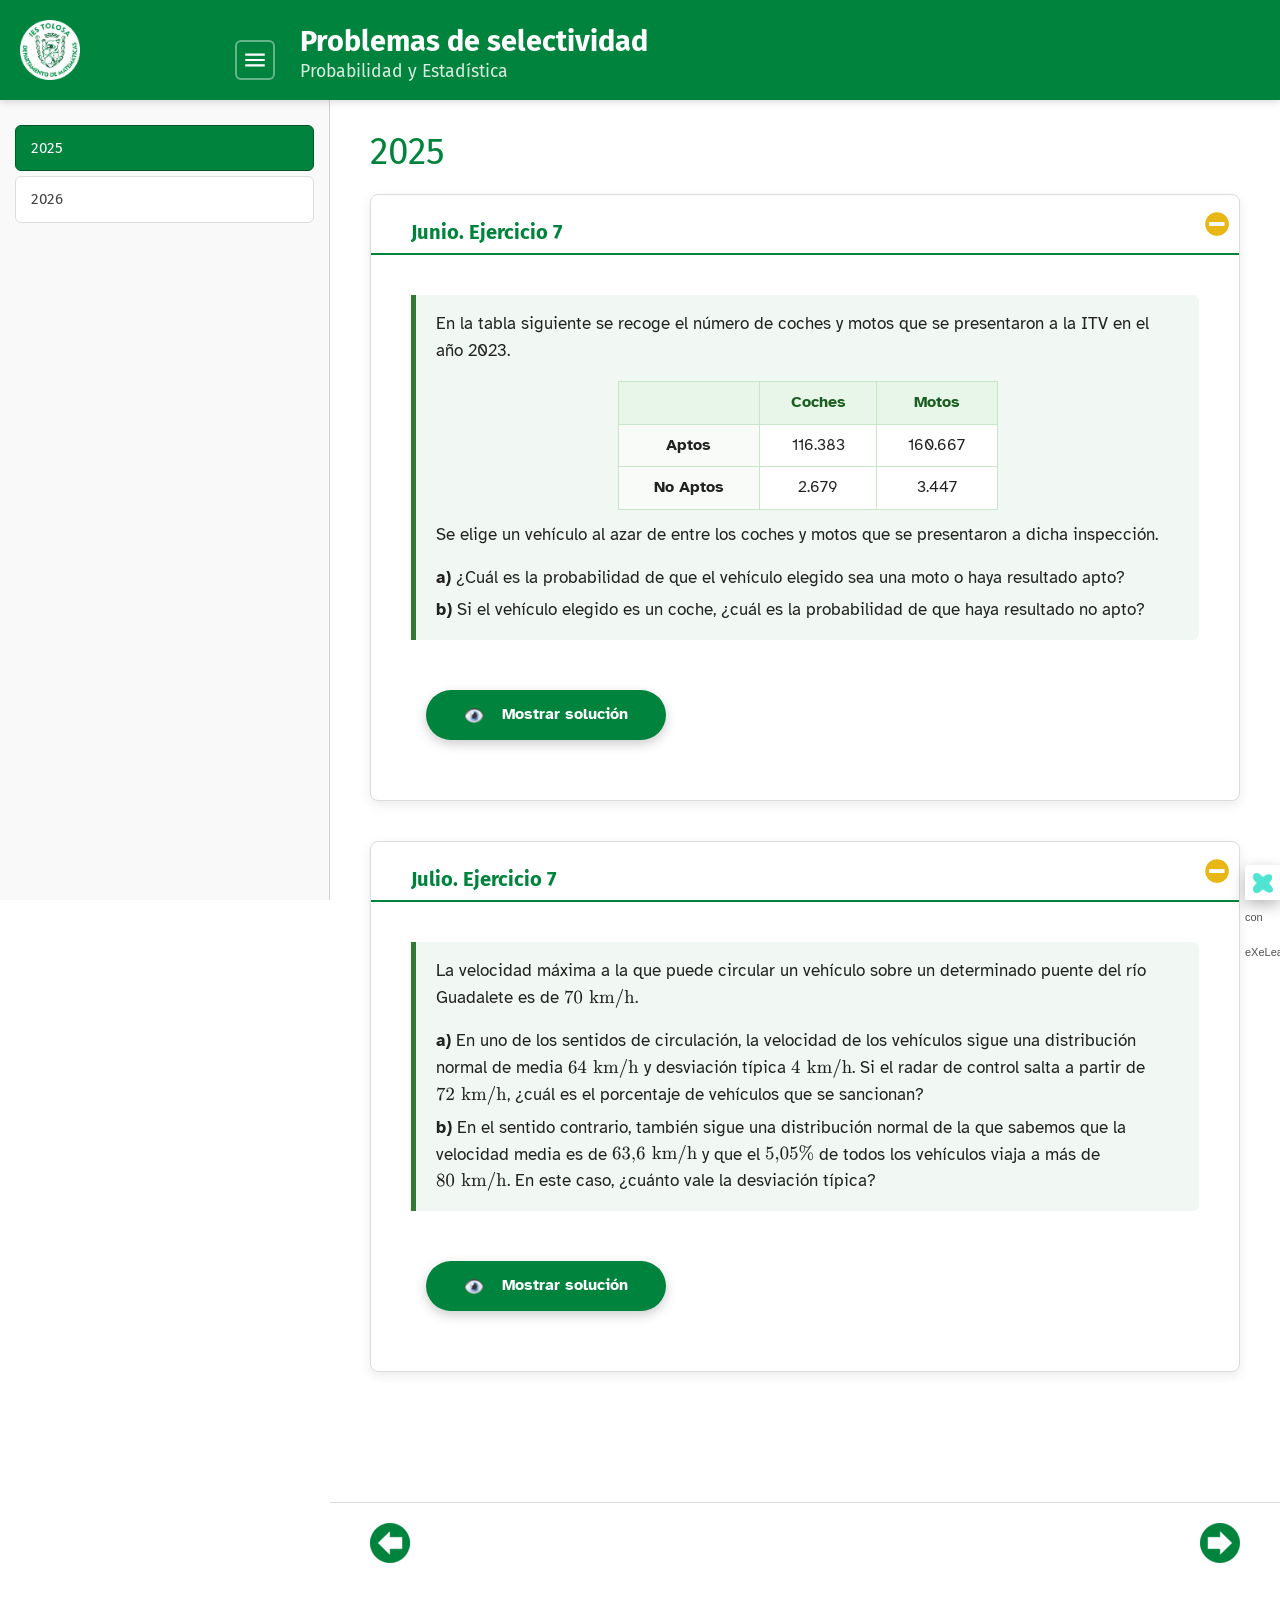
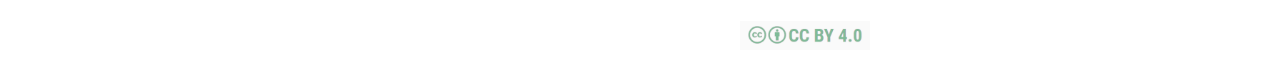
<file: index.html>
<!DOCTYPE html>
<html lang="es" id="exe-index">
<head>
<meta charset="utf-8">
<meta name="generator" content="eXeLearning v4.0.6">
<meta name="viewport" content="width=device-width, initial-scale=1">
<meta name="exe-pass-score" content="5">
<link rel="license" type="text/html" href="https://creativecommons.org/licenses/by-sa/4.0/">
<title>Problemas de selectividad</title>
<link rel="icon" type="image/x-icon" href="theme/img/favicon.ico">
<script>document.querySelector("html").classList.add("js");</script><script src="libs/jquery/jquery.min.js"> </script><script src="libs/common_i18n.js"> </script><script src="libs/common.js"> </script><script src="libs/exe_export.js"> </script><script src="libs/bootstrap/bootstrap.bundle.min.js"> </script><link rel="stylesheet" href="libs/bootstrap/bootstrap.min.css">
<script src="idevices/text/text.js"></script><link rel="stylesheet" href="idevices/text/text.css">
<link rel="stylesheet" href="content/css/base.css"><script src="theme/style.js"> </script><script src="theme/z-custom-effects.js"> </script><link rel="stylesheet" href="theme/colores.css"><link rel="stylesheet" href="theme/comic.css"><link rel="stylesheet" href="theme/ejercicio.css"><link rel="stylesheet" href="theme/libreta.css"><link rel="stylesheet" href="theme/navegacion.css"><link rel="stylesheet" href="theme/nota-azul.css"><link rel="stylesheet" href="theme/retroalimentacion.css"><link rel="stylesheet" href="theme/style.css">
<script src="libs/exe_math/tex-mml-svg.js"> </script>
</head>
<body class="exe-export exe-web-site">
<script>document.body.className+=" js"</script>
<div class="exe-content exe-export pre-js siteNav-hidden"><a href="#page-mwum005d-5440c2e6p" id="skipNav">Skip to content</a> <nav id="siteNav">
<ul>
<li class="active"> <a href="index.html" class="active main-node no-ch">2025</a>
</li>
<li> <a href="html/2026.html" class="no-ch">2026</a>
</li>
</ul>
</nav><main id="page-mwum005d-5440c2e6p" class="page"> 
<header class="main-header">
<div class="package-header"><p class="package-title">Problemas de selectividad</p>
<p class="package-subtitle">Probabilidad y Estadística</p></div>
<div class="page-header"><h1 class="page-title">2025</h1></div>
</header><div id="page-content-page-mwum005d-5440c2e6p" class="page-content">
<article id="block-mwum1j00-99v3i2iih" class="box ejercicio-custom-verde">
<header class="box-head no-icon">
<h1 class="box-title">Junio. Ejercicio 7</h1>
<button class="box-toggle box-toggle-on" title="Toggle content">
<span>Toggle content</span>
</button></header>
<div class="box-content">
<div id="idevice-1795519652975-qvqr0ofbx" class="idevice_node text" data-idevice-path="idevices/text/" data-idevice-type="text" data-idevice-component-type="json" data-idevice-json-data="{&quot;ideviceId&quot;:&quot;idevice-1795519652975-qvqr0ofbx&quot;}">
<div class="exe-text-template">
    <div class="exe-text-activity"><div style="background-color: #f1f8f3; border-left: 5px solid #2e7d32; border-radius: 0 6px 6px 0; padding: 16px 20px; margin: 10px 0; line-height: 1.6; color: #222222;">
<p style="margin-top: 0;">En la tabla siguiente se recoge el número de coches y motos que se presentaron a la ITV en el año 2023.</p>
<table style="width: 100%; max-width: 380px; margin: 12px auto; border-collapse: collapse; text-align: center; background-color: #ffffff; font-size: 0.95em;">
<thead>
<tr style="background-color: #e8f5e9; color: #1b5e20;">
<th style="border: 1px solid #c8e6c9; padding: 8px;"></th>
<th style="border: 1px solid #c8e6c9; padding: 8px;">Coches</th>
<th style="border: 1px solid #c8e6c9; padding: 8px;">Motos</th>
</tr>
</thead>
<tbody>
<tr>
<td style="border: 1px solid #c8e6c9; padding: 8px; font-weight: bold; background-color: #f9fbf9;">Aptos</td>
<td style="border: 1px solid #c8e6c9; padding: 8px;">116.383</td>
<td style="border: 1px solid #c8e6c9; padding: 8px;">160.667</td>
</tr>
<tr>
<td style="border: 1px solid #c8e6c9; padding: 8px; font-weight: bold; background-color: #f9fbf9;">No Aptos</td>
<td style="border: 1px solid #c8e6c9; padding: 8px;">2.679</td>
<td style="border: 1px solid #c8e6c9; padding: 8px;">3.447</td>
</tr>
</tbody>
</table>
<p>Se elige un vehículo al azar de entre los coches y motos que se presentaron a dicha inspección.</p>
<p style="margin-bottom: 6px;"><strong>a)</strong> ¿Cuál es la probabilidad de que el vehículo elegido sea una moto o haya resultado apto?</p>
<p style="margin-bottom: 0;"><strong>b)</strong> Si el vehículo elegido es un coche, ¿cuál es la probabilidad de que haya resultado no apto?</p>
</div><div class="iDevice_buttons feedback-button js-required"><input type="button" class="feedbacktooglebutton" value="Mostrar retroalimentación" data-text-a="Mostrar retroalimentación" data-text-b="Mostrar retroalimentación"></div><div class="feedback js-feedback js-hidden" style="display: none;"><div style="line-height: 1.6; color: #333333;">
<h4 style="color: #2e7d32; border-bottom: 1px solid #c8e6c9; padding-bottom: 6px; margin-top: 10px; margin-bottom: 12px; font-size: 1.1em;">Paso previo: tabla de contingencia completa</h4>
<div style="border-left: 3px solid #66bb6a; background-color: #ffffff; padding: 10px 16px; margin: 12px 0;">
<p style="margin-top: 0;">Definimos los sucesos \(C = \text{«ser coche»}\), \(M = \text{«ser moto»}\), \(A = \text{«resultar apto»}\) y \(\overline{A} = \text{«resultar no apto»}\). Añadimos los totales por filas y columnas:</p>
<table style="width: 100%; max-width: 460px; margin: 12px auto 6px auto; border-collapse: collapse; text-align: center; font-size: 0.95em;">
<thead>
<tr style="background-color: #e8f5e9; color: #1b5e20;">
<th style="border: 1px solid #c8e6c9; padding: 8px;"></th>
<th style="border: 1px solid #c8e6c9; padding: 8px;">Coches \(\boldsymbol{(C)}\)</th>
<th style="border: 1px solid #c8e6c9; padding: 8px;">Motos \(\boldsymbol{(M)}\)</th>
<th style="border: 1px solid #c8e6c9; padding: 8px;">Total</th>
</tr>
</thead>
<tbody>
<tr>
<td style="border: 1px solid #c8e6c9; padding: 8px; font-weight: bold; background-color: #f9fbf9;">Aptos \(\boldsymbol{(A)}\)</td>
<td style="border: 1px solid #c8e6c9; padding: 8px;">116.383</td>
<td style="border: 1px solid #c8e6c9; padding: 8px;">160.667</td>
<td style="border: 1px solid #c8e6c9; padding: 8px; font-weight: bold; color: #2e7d32;">277.050</td>
</tr>
<tr>
<td style="border: 1px solid #c8e6c9; padding: 8px; font-weight: bold; background-color: #f9fbf9;">No Aptos \(\boldsymbol{(\overline{A})}\)</td>
<td style="border: 1px solid #c8e6c9; padding: 8px;">2.679</td>
<td style="border: 1px solid #c8e6c9; padding: 8px;">3.447</td>
<td style="border: 1px solid #c8e6c9; padding: 8px; font-weight: bold; color: #2e7d32;">6.126</td>
</tr>
<tr style="background-color: #f1f8f3;">
<td style="border: 1px solid #c8e6c9; padding: 8px; font-weight: bold; color: #1b5e20;">Total</td>
<td style="border: 1px solid #c8e6c9; padding: 8px; font-weight: bold; color: #1b5e20;">119.062</td>
<td style="border: 1px solid #c8e6c9; padding: 8px; font-weight: bold; color: #1b5e20;">164.114</td>
<td style="border: 1px solid #c8e6c9; padding: 8px; font-weight: bold; color: #1b5e20;">283.176</td>
</tr>
</tbody>
</table>
</div>
<h4 style="color: #2e7d32; border-bottom: 1px solid #c8e6c9; padding-bottom: 6px; margin-top: 20px; margin-bottom: 12px; font-size: 1.1em;">a) Probabilidad de que sea moto o haya resultado apto: \(P(M \cup A)\)</h4>
<div style="border-left: 3px solid #66bb6a; background-color: #ffffff; padding: 10px 16px; margin: 12px 0;">
<p style="margin-top: 0;">Como ambos sucesos son compatibles (existen motos aptas), aplicamos la fórmula de la unión para no contar dos veces la intersección:</p>
<p style="text-align: center;">\[P(M \cup A) = P(M) + P(A) - P(M \cap A) = \frac{164.114}{283.176} + \frac{277.050}{283.176} - \frac{160.667}{283.176} = \frac{280.497}{283.176} \approx 0{,}9905\]</p>
<p style="margin-bottom: 0; font-size: 0.94em; color: #555555;"><em>Comprobación rápida por el suceso contrario:</em> el único caso que no cumple «ser moto o ser apto» es «ser coche y no apto», luego \(P(M \cup A) = 1 - P(C \cap \overline{A}) = 1 - \dfrac{2.679}{283.176} = \dfrac{280.497}{283.176} \approx 0{,}9905\).</p>
</div>
<div style="background-color: #f1f8f3; border: 1px solid #81c784; border-radius: 6px; padding: 12px 16px; margin: 16px 0 24px 0; text-align: center; color: #1b5e20;"><strong>Conclusión apartado a):</strong> La probabilidad pedida es <strong>\(\boldsymbol{0{,}9905}\)</strong> (un \(99{,}05\%\)).</div>
<h4 style="color: #2e7d32; border-bottom: 1px solid #c8e6c9; padding-bottom: 6px; margin-top: 20px; margin-bottom: 12px; font-size: 1.1em;">b) Probabilidad de que sea no apto sabiendo que es coche: \(P(\overline{A} \mid C)\)</h4>
<div style="border-left: 3px solid #66bb6a; background-color: #ffffff; padding: 10px 16px; margin: 12px 0;">
<p style="margin-top: 0;">Al saber que el vehículo elegido es un coche, restringimos el espacio muestral a la columna de los \(119.062\) coches (o aplicamos directamente la definición de probabilidad condicionada):</p>
<p style="text-align: center; margin-bottom: 0;">\[P(\overline{A} \mid C) = \frac{P(\overline{A} \cap C)}{P(C)} = \frac{2.679 / 283.176}{119.062 / 283.176} = \frac{2.679}{119.062} \approx 0{,}0225\]</p>
</div>
<div style="background-color: #f1f8f3; border: 1px solid #81c784; border-radius: 6px; padding: 12px 16px; margin: 16px 0 10px 0; text-align: center; color: #1b5e20;"><strong>Conclusión apartado b):</strong> La probabilidad de que un coche resulte no apto es <strong>\(\boldsymbol{0{,}0225}\)</strong> (un \(2{,}25\%\)).</div>
</div>
<p>Puedes ver la solución de emestrada pulsando en la imagen: <a href="content/resources/pdf/MII-T7-2025.pdf" title="MII-T7-2025.pdf" target="_blank" rel="noopener"><img src="content/resources/emestrada_corto.png" width="63" height="59" alt="" /></a></p></div></div>
</div>
</div>
</div>
</article><article id="block-mwum49yl-bi4q0h0a0" class="box ejercicio-custom-verde">
<header class="box-head no-icon">
<h1 class="box-title">Julio. Ejercicio 7</h1>
<button class="box-toggle box-toggle-on" title="Toggle content">
<span>Toggle content</span>
</button></header>
<div class="box-content">
<div id="idevice-1795519781228-t70u5lcvo" class="idevice_node text" data-idevice-path="idevices/text/" data-idevice-type="text" data-idevice-component-type="json" data-idevice-json-data="{&quot;ideviceId&quot;:&quot;idevice-1795519781228-t70u5lcvo&quot;}">
<div class="exe-text-template">
    <div class="exe-text-activity"><div style="background-color: #f1f8f3; border-left: 5px solid #2e7d32; border-radius: 0 6px 6px 0; padding: 16px 20px; margin: 10px 0; line-height: 1.6; color: #222222;">
<p style="margin-top: 0;">La velocidad máxima a la que puede circular un vehículo sobre un determinado puente del río Guadalete es de \(70\text{ km/h}\).</p>
<p style="margin-bottom: 6px;"><strong>a)</strong> En uno de los sentidos de circulación, la velocidad de los vehículos sigue una distribución normal de media \(64\text{ km/h}\) y desviación típica \(4\text{ km/h}\). Si el radar de control salta a partir de \(72\text{ km/h}\), ¿cuál es el porcentaje de vehículos que se sancionan?</p>
<p style="margin-bottom: 0;"><strong>b)</strong> En el sentido contrario, también sigue una distribución normal de la que sabemos que la velocidad media es de \(63{,}6\text{ km/h}\) y que el \(5{,}05\%\) de todos los vehículos viaja a más de \(80\text{ km/h}\). En este caso, ¿cuánto vale la desviación típica?</p>
</div><div class="iDevice_buttons feedback-button js-required"><input type="button" class="feedbacktooglebutton" value="Mostrar retroalimentación" data-text-a="Mostrar retroalimentación" data-text-b="Mostrar retroalimentación"></div><div class="feedback js-feedback js-hidden" style="display: none;"><div style="line-height: 1.6; color: #333333;">
<h4 style="color: #2e7d32; border-bottom: 1px solid #c8e6c9; padding-bottom: 6px; margin-top: 10px; margin-bottom: 12px; font-size: 1.1em;">a) Porcentaje de vehículos sancionados (\(\ge 72\text{ km/h}\)) para \(X \sim N(64,\, 4)\)</h4>
<div style="border-left: 3px solid #66bb6a; background-color: #ffffff; padding: 10px 16px; margin: 12px 0;">
<p style="margin-top: 0;">Tipificamos la variable \(X \sim N(64,\, 4)\) mediante \(Z = \dfrac{X - \mu}{\sigma} = \dfrac{X - 64}{4} \sim N(0,\, 1)\) para consultar la tabla de la normal estándar:</p>
<p style="text-align: center;">\[ P(X \ge 72) = P\!\left(Z \ge \frac{72 - 64}{4}\right) = P(Z \ge 2) \]</p>
<p style="margin-bottom: 10px;">Pasamos a la cola izquierda usando el suceso complementario y buscamos \(z = 2{,}00\) (fila \(2{,}0\), columna \(0{,}00\)) en la tabla de \(N(0,\, 1)\):</p>
<div style="max-width: 390px; margin: 10px auto; border: 1px dashed #81c784; border-radius: 6px; padding: 10px 12px; background-color: #fafdfa;">
<table style="width: 100%; border-collapse: collapse; text-align: center; font-size: 0.92em; background-color: #ffffff;">
<thead>
<tr style="background-color: #e8f5e9; color: #1b5e20;">
<th style="border: 1px solid #c8e6c9; padding: 6px;">\(\boldsymbol{z}\)</th>
<th style="border: 1px solid #2e7d32; padding: 6px; background-color: #c8e6c9; color: #1b5e20; font-weight: bold;">\(\boldsymbol{0{,}00}\)</th>
<th style="border: 1px solid #c8e6c9; padding: 6px;">\(\boldsymbol{0{,}01}\)</th>
<th style="border: 1px solid #c8e6c9; padding: 6px;">\(\boldsymbol{0{,}02}\)</th>
<th style="border: 1px solid #c8e6c9; padding: 6px; color: #78909c;">\(\boldsymbol{\cdots}\)</th>
</tr>
</thead>
<tbody>
<tr>
<td style="border: 1px solid #c8e6c9; padding: 6px; font-weight: bold; background-color: #f9fbf9;">\(\boldsymbol{1{,}9}\)</td>
<td style="border: 1px solid #c8e6c9; padding: 6px; background-color: #f1f8f3; color: #555555;">\(0{,}9713\)</td>
<td style="border: 1px solid #c8e6c9; padding: 6px; color: #666666;">\(0{,}9719\)</td>
<td style="border: 1px solid #c8e6c9; padding: 6px; color: #666666;">\(0{,}9726\)</td>
<td style="border: 1px solid #c8e6c9; padding: 6px; color: #90a4ae;">\(\cdots\)</td>
</tr>
<tr>
<td style="border: 1px solid #2e7d32; padding: 6px; font-weight: bold; background-color: #c8e6c9; color: #1b5e20;">\(\boldsymbol{2{,}0}\)</td>
<td style="border: 2px solid #d84315; padding: 6px; background-color: #fff3e0; color: #d84315; font-weight: bold;">\(\boldsymbol{0{,}9772}\)</td>
<td style="border: 1px solid #c8e6c9; padding: 6px; background-color: #f1f8f3; color: #555555;">\(0{,}9778\)</td>
<td style="border: 1px solid #c8e6c9; padding: 6px; background-color: #f1f8f3; color: #555555;">\(0{,}9783\)</td>
<td style="border: 1px solid #c8e6c9; padding: 6px; background-color: #f1f8f3; color: #90a4ae;">\(\cdots\)</td>
</tr>
<tr>
<td style="border: 1px solid #c8e6c9; padding: 6px; font-weight: bold; background-color: #f9fbf9;">\(\boldsymbol{2{,}1}\)</td>
<td style="border: 1px solid #c8e6c9; padding: 6px; background-color: #f1f8f3; color: #555555;">\(0{,}9821\)</td>
<td style="border: 1px solid #c8e6c9; padding: 6px; color: #666666;">\(0{,}9826\)</td>
<td style="border: 1px solid #c8e6c9; padding: 6px; color: #666666;">\(0{,}9830\)</td>
<td style="border: 1px solid #c8e6c9; padding: 6px; color: #90a4ae;">\(\cdots\)</td>
</tr>
</tbody>
</table>
<p style="margin: 8px 0 0 0; text-align: center; font-size: 0.88em; color: #1b5e20;">Fila <strong>\(\boldsymbol{2{,}0}\)</strong> \(+\) Columna <strong>\(\boldsymbol{0{,}00}\)</strong> \(\implies\) <strong>\(\boldsymbol{P(Z \le 2) = 0{,}9772}\)</strong></p>
</div>
<p style="text-align: center; margin-top: 12px; margin-bottom: 0;">\[ P(Z \ge 2) = 1 - P(Z \le 2) = 1 - 0{,}9772 = 0{,}0228 \implies 2{,}28\% \]</p>
</div>
<div style="text-align: center; margin: 16px 0;"><svg viewbox="0 0 420 185" style="max-width: 420px; width: 100%; height: auto; font-family: sans-serif; background: #ffffff; border: 1px solid #e0e0e0; border-radius: 6px;"> <defs> <lineargradient id="tailP25_2a" x1="0" y1="0" x2="0" y2="1"> <stop offset="0%" stop-color="#2e7d32" stop-opacity="0.55"></stop> <stop offset="100%" stop-color="#81c784" stop-opacity="0.25"></stop> </lineargradient> </defs> <!-- Eje horizontal --> <line x1="25" y1="145" x2="395" y2="145" stroke="#455a64" stroke-width="1.4"></line> <!-- Eje de simetría z = 0 --> <line x1="210" y1="25" x2="210" y2="145" stroke="#90a4ae" stroke-width="1.1" stroke-dasharray="4,3"></line> <!-- Cola sombreada z >= 2 --> <path d="M 306,145 L 306,129.6 C 325,138 348,143.5 385,145 Z" fill="url(#tailP25_2a)"></path> <!-- Campana de Gauss N(0,1) --> <path d="M 35,144.8 C 75,144.2 100,139 114,129.6 C 140,111 162,32 210,32 C 258,32 280,111 306,129.6 C 320,139 345,144.2 385,144.8" fill="none" stroke="#2e7d32" stroke-width="2.5"></path> <!-- Línea vertical en z = 2 --> <line x1="306" y1="129.6" x2="306" y2="145" stroke="#1b5e20" stroke-width="1.6"></line> <!-- Etiquetas --> <text x="210" y="162" font-size="11" fill="#455a64" text-anchor="middle">z = 0 (x = 64)</text> <text x="306" y="162" font-size="11" font-weight="bold" fill="#1b5e20" text-anchor="middle">z = 2 (x = 72)</text> <text x="342" y="102" font-size="11.5" font-weight="bold" fill="#1b5e20" text-anchor="middle">0,0228 (2,28%)</text> <line x1="336" y1="108" x2="320" y2="136" stroke="#1b5e20" stroke-width="1.1"></line> <text x="210" y="20" font-size="11.5" font-weight="bold" fill="#2e7d32" text-anchor="middle">N(0, 1)</text> </svg></div>
<div style="background-color: #f1f8f3; border: 1px solid #81c784; border-radius: 6px; padding: 12px 16px; margin: 16px 0 24px 0; text-align: center; color: #1b5e20;"><strong>Conclusión apartado a):</strong> Se sancionan el <strong>\(\boldsymbol{2{,}28\%}\)</strong> de los vehículos.</div>
<h4 style="color: #2e7d32; border-bottom: 1px solid #c8e6c9; padding-bottom: 6px; margin-top: 20px; margin-bottom: 12px; font-size: 1.1em;">b) Cálculo de la desviación típica \(\sigma\) para \(X \sim N(63{,}6,\, \sigma)\)</h4>
<div style="border-left: 3px solid #66bb6a; background-color: #ffffff; padding: 10px 16px; margin: 12px 0;">
<p style="margin-top: 0;"><strong>1. Tipificamos y expresamos la condición como cola izquierda</strong></p>
<p style="text-align: center;">\[ P(X &gt; 80) = 0{,}0505 \implies P\!\left(Z &gt; \frac{80 - 63{,}6}{\sigma}\right) = 0{,}0505 \implies P\!\left(Z &gt; \frac{16{,}4}{\sigma}\right) = 0{,}0505 \]</p>
<p style="text-align: center; margin-bottom: 0;">\[ 1 - P\!\left(Z \le \frac{16{,}4}{\sigma}\right) = 0{,}0505 \implies P\!\left(Z \le \frac{16{,}4}{\sigma}\right) = 1 - 0{,}0505 = 0{,}9495 \]</p>
</div>
<div style="border-left: 3px solid #66bb6a; background-color: #ffffff; padding: 10px 16px; margin: 12px 0;">
<p style="margin-top: 0;"><strong>2. Localizamos \(\boldsymbol{0{,}9495}\) en el interior de la tabla de \(\boldsymbol{N(0,\, 1)}\)</strong></p>
<p style="margin-bottom: 10px;">Buscamos la probabilidad \(0{,}9495\) en el cuerpo de la tabla y leemos su fila (\(1{,}6\)) y su columna (\(0{,}04\)):</p>
<div style="max-width: 390px; margin: 10px auto; border: 1px dashed #81c784; border-radius: 6px; padding: 10px 12px; background-color: #fafdfa;">
<table style="width: 100%; border-collapse: collapse; text-align: center; font-size: 0.92em; background-color: #ffffff;">
<thead>
<tr style="background-color: #e8f5e9; color: #1b5e20;">
<th style="border: 1px solid #c8e6c9; padding: 6px;">\(\boldsymbol{z}\)</th>
<th style="border: 1px solid #c8e6c9; padding: 6px; color: #78909c;">\(\boldsymbol{\cdots}\)</th>
<th style="border: 1px solid #c8e6c9; padding: 6px;">\(\boldsymbol{0{,}03}\)</th>
<th style="border: 1px solid #2e7d32; padding: 6px; background-color: #c8e6c9; color: #1b5e20; font-weight: bold;">\(\boldsymbol{0{,}04}\)</th>
<th style="border: 1px solid #c8e6c9; padding: 6px;">\(\boldsymbol{0{,}05}\)</th>
<th style="border: 1px solid #c8e6c9; padding: 6px; color: #78909c;">\(\boldsymbol{\cdots}\)</th>
</tr>
</thead>
<tbody>
<tr>
<td style="border: 1px solid #c8e6c9; padding: 6px; font-weight: bold; background-color: #f9fbf9;">\(\boldsymbol{1{,}5}\)</td>
<td style="border: 1px solid #c8e6c9; padding: 6px; color: #90a4ae;">\(\cdots\)</td>
<td style="border: 1px solid #c8e6c9; padding: 6px; color: #666666;">\(0{,}9370\)</td>
<td style="border: 1px solid #c8e6c9; padding: 6px; background-color: #f1f8f3; color: #555555;">\(0{,}9382\)</td>
<td style="border: 1px solid #c8e6c9; padding: 6px; color: #666666;">\(0{,}9394\)</td>
<td style="border: 1px solid #c8e6c9; padding: 6px; color: #90a4ae;">\(\cdots\)</td>
</tr>
<tr>
<td style="border: 1px solid #2e7d32; padding: 6px; font-weight: bold; background-color: #c8e6c9; color: #1b5e20;">\(\boldsymbol{1{,}6}\)</td>
<td style="border: 1px solid #c8e6c9; padding: 6px; background-color: #f1f8f3; color: #90a4ae;">\(\cdots\)</td>
<td style="border: 1px solid #c8e6c9; padding: 6px; background-color: #f1f8f3; color: #555555;">\(0{,}9484\)</td>
<td style="border: 2px solid #d84315; padding: 6px; background-color: #fff3e0; color: #d84315; font-weight: bold;">\(\boldsymbol{0{,}9495}\)</td>
<td style="border: 1px solid #c8e6c9; padding: 6px; background-color: #f1f8f3; color: #555555;">\(0{,}9505\)</td>
<td style="border: 1px solid #c8e6c9; padding: 6px; background-color: #f1f8f3; color: #90a4ae;">\(\cdots\)</td>
</tr>
<tr>
<td style="border: 1px solid #c8e6c9; padding: 6px; font-weight: bold; background-color: #f9fbf9;">\(\boldsymbol{1{,}7}\)</td>
<td style="border: 1px solid #c8e6c9; padding: 6px; color: #90a4ae;">\(\cdots\)</td>
<td style="border: 1px solid #c8e6c9; padding: 6px; color: #666666;">\(0{,}9582\)</td>
<td style="border: 1px solid #c8e6c9; padding: 6px; background-color: #f1f8f3; color: #555555;">\(0{,}9591\)</td>
<td style="border: 1px solid #c8e6c9; padding: 6px; color: #666666;">\(0{,}9599\)</td>
<td style="border: 1px solid #c8e6c9; padding: 6px; color: #90a4ae;">\(\cdots\)</td>
</tr>
</tbody>
</table>
<p style="margin: 8px 0 0 0; text-align: center; font-size: 0.88em; color: #1b5e20;">Fila <strong>\(\boldsymbol{1{,}6}\)</strong> \(+\) Columna <strong>\(\boldsymbol{0{,}04}\)</strong> \(\implies\) <strong>\(\boldsymbol{z = 1{,}64}\)</strong></p>
</div>
<p style="margin-top: 12px;">Igualamos el valor tipificado a \(1{,}64\) y despejamos \(\sigma\):</p>
<p style="text-align: center; margin-bottom: 0;">\[ \frac{16{,}4}{\sigma} = 1{,}64 \implies \sigma = \frac{16{,}4}{1{,}64} = 10\text{ km/h} \]</p>
</div>
<div style="background-color: #f1f8f3; border: 1px solid #81c784; border-radius: 6px; padding: 12px 16px; margin: 16px 0 10px 0; text-align: center; color: #1b5e20;"><strong>Conclusión apartado b):</strong> La desviación típica es <strong>\(\boldsymbol{\sigma = 10\text{ km/h}}\)</strong>.</div>
</div>
<p>Puedes ver la solución de emestrada pulsando en la imagen: <a href="content/resources/pdf/MII-T6-2025.pdf" title="MII-T6-2025.pdf" target="_blank" rel="noopener"><img src="content/resources/emestrada_corto.png" width="63" height="59" alt="" /></a></p></div></div>
</div>
</div>
</div>
</article>
</div></main><div class="nav-buttons">
<span class="nav-button nav-button-left" aria-hidden="true"><span>Anterior</span></span>
<a href="html/2026.html" title="Siguiente" class="nav-button nav-button-right"><span>Siguiente</span></a>
</div>
<footer id="siteFooter"><div id="siteFooterContent"> <div id="packageLicense" class="cc cc-by-sa"> <p> <span class="license-label">Licencia: </span><a href="https://creativecommons.org/licenses/by-sa/4.0/" class="license">Creative Commons: Reconocimiento - compartir igual 4.0</a></p>
</div>
</div></footer>
</div>
<p id="made-with-eXe"> <a href="https://exelearning.net/" target="_blank" rel="noopener"> <span>Creado con eXeLearning <span>(Ventana nueva)</span></span></a></p>
</body>
</html>
</file>
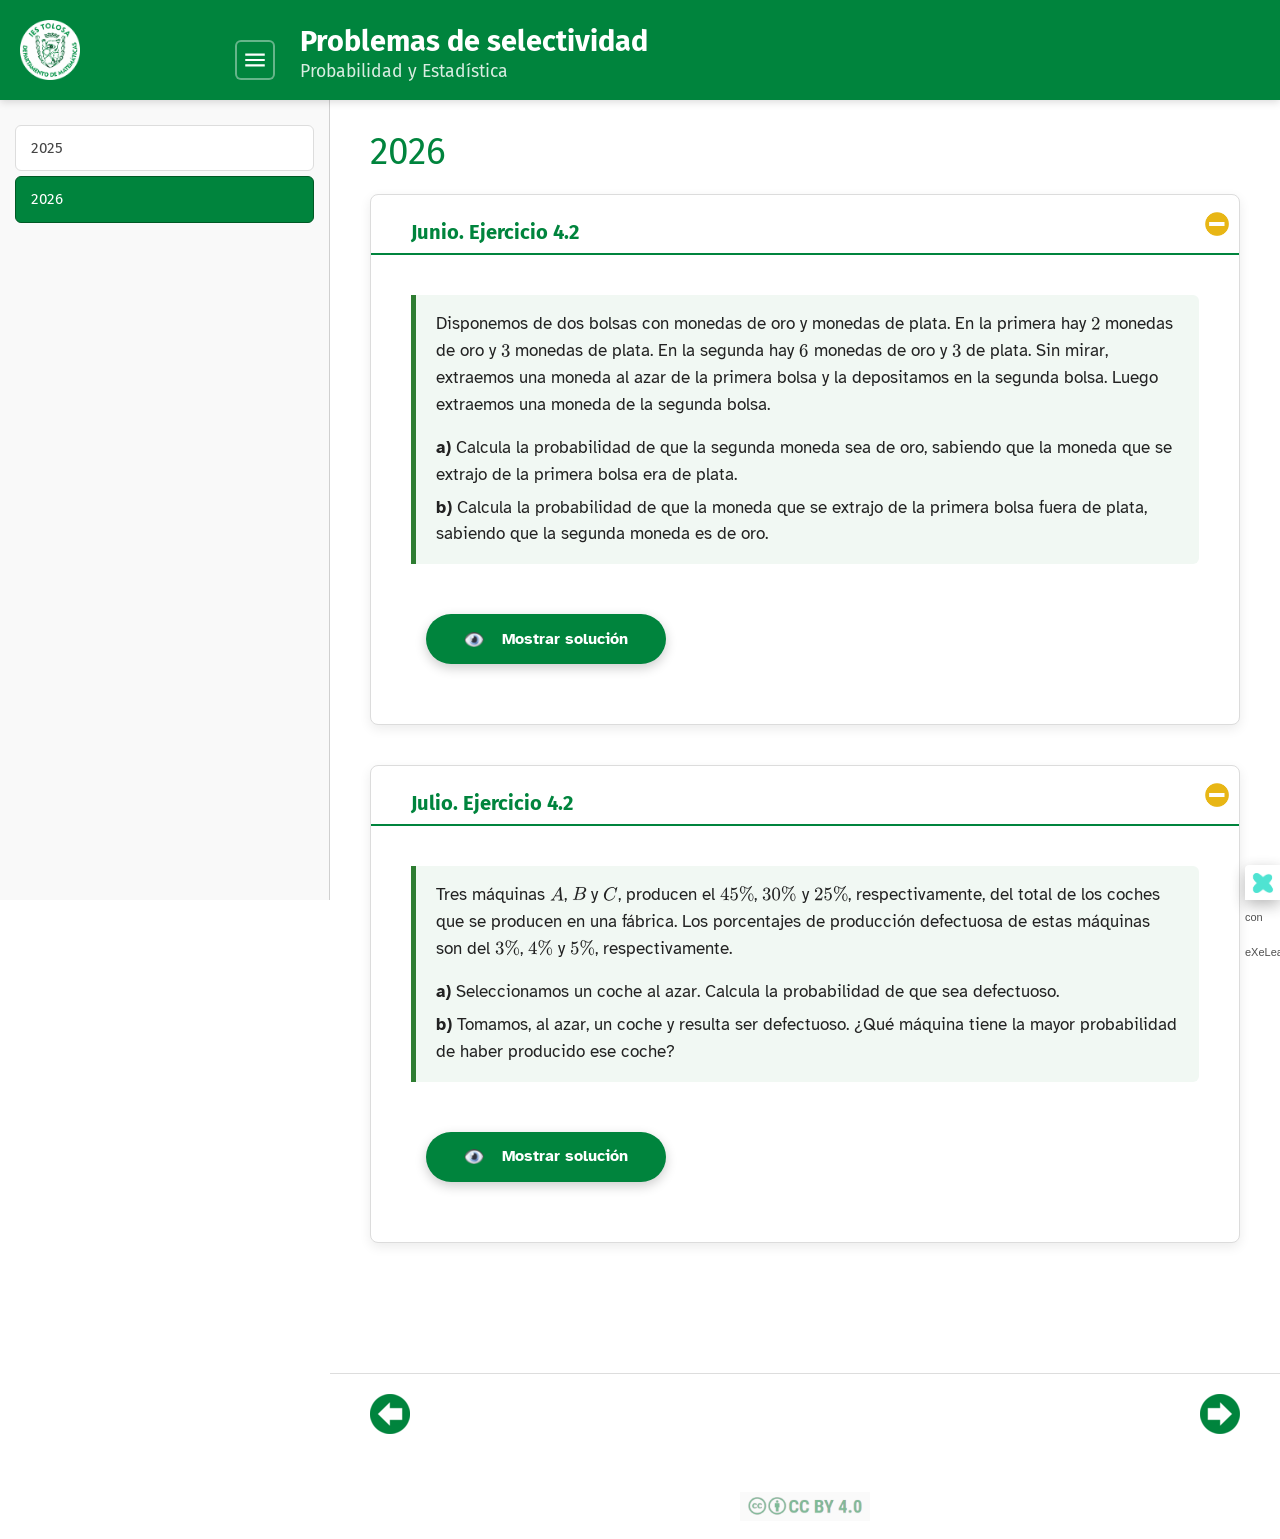
<file: html/2026.html>
<!DOCTYPE html>
<html lang="es" id="exe-page-mwum82e0-6asc5yk16">
<head>
<meta charset="utf-8">
<meta name="generator" content="eXeLearning v4.0.6">
<meta name="viewport" content="width=device-width, initial-scale=1">
<meta name="exe-pass-score" content="5">
<link rel="license" type="text/html" href="https://creativecommons.org/licenses/by-sa/4.0/">
<title>2026 | Problemas de selectividad</title>
<link rel="icon" type="image/x-icon" href="../theme/img/favicon.ico">
<script>document.querySelector("html").classList.add("js");</script><script src="../libs/jquery/jquery.min.js"> </script><script src="../libs/common_i18n.js"> </script><script src="../libs/common.js"> </script><script src="../libs/exe_export.js"> </script><script src="../libs/bootstrap/bootstrap.bundle.min.js"> </script><link rel="stylesheet" href="../libs/bootstrap/bootstrap.min.css">
<script src="../idevices/text/text.js"></script><link rel="stylesheet" href="../idevices/text/text.css">
<link rel="stylesheet" href="../content/css/base.css"><script src="../theme/style.js"> </script><script src="../theme/z-custom-effects.js"> </script><link rel="stylesheet" href="../theme/colores.css"><link rel="stylesheet" href="../theme/comic.css"><link rel="stylesheet" href="../theme/ejercicio.css"><link rel="stylesheet" href="../theme/libreta.css"><link rel="stylesheet" href="../theme/navegacion.css"><link rel="stylesheet" href="../theme/nota-azul.css"><link rel="stylesheet" href="../theme/retroalimentacion.css"><link rel="stylesheet" href="../theme/style.css">
<script src="../libs/exe_math/tex-mml-svg.js"> </script>
</head>
<body class="exe-export exe-web-site">
<script>document.body.className+=" js"</script>
<div class="exe-content exe-export pre-js siteNav-hidden"><a href="#page-mwum82e0-6asc5yk16" id="skipNav">Skip to content</a> <nav id="siteNav">
<ul>
<li> <a href="../index.html" class="main-node no-ch">2025</a>
</li>
<li class="active"> <a href="../html/2026.html" class="active no-ch">2026</a>
</li>
</ul>
</nav><main id="page-mwum82e0-6asc5yk16" class="page"> 
<header class="main-header">
<div class="package-header"><p class="package-title">Problemas de selectividad</p>
<p class="package-subtitle">Probabilidad y Estadística</p></div>
<div class="page-header"><h1 class="page-title">2026</h1></div>
</header><div id="page-content-page-mwum82e0-6asc5yk16" class="page-content">
<article id="block-mwum84n8-lobi2xcqg" class="box ejercicio-custom-verde">
<header class="box-head no-icon">
<h1 class="box-title">Junio. Ejercicio 4.2</h1>
<button class="box-toggle box-toggle-on" title="Toggle content">
<span>Toggle content</span>
</button></header>
<div class="box-content">
<div id="idevice-1795519960963-ijla2zoe0" class="idevice_node text" data-idevice-path="../idevices/text/" data-idevice-type="text" data-idevice-component-type="json" data-idevice-json-data="{&quot;ideviceId&quot;:&quot;idevice-1795519960963-ijla2zoe0&quot;}">
<div class="exe-text-template">
    <div class="exe-text-activity"><div style="background-color: #f1f8f3; border-left: 5px solid #2e7d32; border-radius: 0 6px 6px 0; padding: 16px 20px; margin: 10px 0; line-height: 1.6; color: #222222;">
<p style="margin-top: 0;">Disponemos de dos bolsas con monedas de oro y monedas de plata. En la primera hay \(2\) monedas de oro y \(3\) monedas de plata. En la segunda hay \(6\) monedas de oro y \(3\) de plata. Sin mirar, extraemos una moneda al azar de la primera bolsa y la depositamos en la segunda bolsa. Luego extraemos una moneda de la segunda bolsa.</p>
<p style="margin-bottom: 6px;"><strong>a)</strong> Calcula la probabilidad de que la segunda moneda sea de oro, sabiendo que la moneda que se extrajo de la primera bolsa era de plata.</p>
<p style="margin-bottom: 0;"><strong>b)</strong> Calcula la probabilidad de que la moneda que se extrajo de la primera bolsa fuera de plata, sabiendo que la segunda moneda es de oro.</p>
</div><div class="iDevice_buttons feedback-button js-required"><input type="button" class="feedbacktooglebutton" value="Mostrar retroalimentación" data-text-a="Mostrar retroalimentación" data-text-b="Mostrar retroalimentación"></div><div class="feedback js-feedback js-hidden" style="display: none;"><div style="line-height: 1.6; color: #333333;">
<h4 style="color: #2e7d32; border-bottom: 1px solid #c8e6c9; padding-bottom: 6px; margin-top: 10px; margin-bottom: 12px; font-size: 1.1em;">Planteamiento y diagrama de árbol</h4>
<div style="border-left: 3px solid #66bb6a; background-color: #ffffff; padding: 10px 16px; margin: 12px 0;">
<p style="margin-top: 0;">Definimos los sucesos para las dos extracciones: \(O_1, P_1\) (oro o plata en la 1.ª extracción) y \(O_2, P_2\) (oro o plata en la 2.ª extracción). Al pasar una moneda a la segunda bolsa, esta pasa de tener \(9\) monedas a tener <strong>\(\boldsymbol{10}\) monedas</strong>:</p>
<ul style="margin-bottom: 0;">
<li>Si la 1.ª moneda es <strong>oro</strong> (\(O_1\)), la 2.ª bolsa queda con \(7\) de oro y \(3\) de plata.</li>
<li>Si la 1.ª moneda es <strong>plata</strong> (\(P_1\)), la 2.ª bolsa queda con \(6\) de oro y \(4\) de plata.</li>
</ul>
</div>
<div style="text-align: center; margin: 16px 0;"><svg viewbox="0 0 640 310" style="max-width: 640px; width: 100%; height: auto; font-family: sans-serif; background: #ffffff; border: 1px solid #e0e0e0; border-radius: 6px;"> <defs> <marker id="arrowP26_1" viewbox="0 0 10 10" refx="8" refy="5" markerwidth="6" markerheight="6" orient="auto-start-reverse"> <path d="M 0 1 L 10 5 L 0 9 z" fill="#455a64"></path> </marker> </defs> <!-- Nodo inicial --> <rect x="16" y="117" width="112" height="76" rx="8" fill="#f1f8f3" stroke="#2e7d32" stroke-width="2"></rect> <text x="72" y="147" font-size="16" font-weight="bold" fill="#1b5e20" text-anchor="middle">1.ª Bolsa</text> <text x="72" y="173" font-size="16" fill="#455a64" text-anchor="middle">2 O · 3 P</text> <!-- Ramas 1ª etapa --> <line x1="128" y1="140" x2="248" y2="76" stroke="#455a64" stroke-width="2" marker-end="url(#arrowP26_1)"></line> <text x="176" y="96" font-size="16" font-weight="bold" fill="#2e7d32" text-anchor="middle">2/5</text> <line x1="128" y1="170" x2="248" y2="234" stroke="#455a64" stroke-width="2" marker-end="url(#arrowP26_1)"></line> <text x="176" y="226" font-size="16" font-weight="bold" fill="#2e7d32" text-anchor="middle">3/5</text> <!-- Nodos intermedios --> <rect x="256" y="38" width="152" height="76" rx="8" fill="#ffffff" stroke="#66bb6a" stroke-width="2"></rect> <text x="332" y="68" font-size="16" font-weight="bold" fill="#1b5e20" text-anchor="middle">O₁ → 2.ª Bolsa</text> <text x="332" y="94" font-size="16" fill="#455a64" text-anchor="middle">7 O · 3 P</text> <rect x="256" y="196" width="152" height="76" rx="8" fill="#ffffff" stroke="#66bb6a" stroke-width="2"></rect> <text x="332" y="226" font-size="16" font-weight="bold" fill="#1b5e20" text-anchor="middle">P₁ → 2.ª Bolsa</text> <text x="332" y="252" font-size="16" fill="#455a64" text-anchor="middle">6 O · 4 P</text> <!-- Ramas 2ª etapa --> <line x1="408" y1="64" x2="522" y2="34" stroke="#2e7d32" stroke-width="2.2" marker-end="url(#arrowP26_1)"></line> <text x="458" y="40" font-size="16" font-weight="bold" fill="#2e7d32" text-anchor="middle">7/10</text> <line x1="408" y1="88" x2="522" y2="118" stroke="#455a64" stroke-width="1.8" marker-end="url(#arrowP26_1)"></line> <text x="458" y="126" font-size="16" fill="#546e7a" text-anchor="middle">3/10</text> <line x1="408" y1="222" x2="522" y2="192" stroke="#d84315" stroke-width="2.4" marker-end="url(#arrowP26_1)"></line> <text x="458" y="198" font-size="16" font-weight="bold" fill="#d84315" text-anchor="middle">6/10</text> <line x1="408" y1="246" x2="522" y2="276" stroke="#455a64" stroke-width="1.8" marker-end="url(#arrowP26_1)"></line> <text x="458" y="284" font-size="16" fill="#546e7a" text-anchor="middle">4/10</text> <!-- Hojas finales --> <text x="532" y="39" font-size="16" font-weight="bold" fill="#2e7d32">O₂ (Oro)</text> <text x="532" y="123" font-size="16" fill="#546e7a">P₂ (Plata)</text> <text x="532" y="197" font-size="16" font-weight="bold" fill="#d84315">O₂ (Oro)</text> <text x="532" y="281" font-size="16" fill="#546e7a">P₂ (Plata)</text> </svg></div>
<h4 style="color: #2e7d32; border-bottom: 1px solid #c8e6c9; padding-bottom: 6px; margin-top: 20px; margin-bottom: 12px; font-size: 1.1em;">a) Probabilidad de que la 2ª sea oro sabiendo que la 1ª fue plata: \(P(O_2 \mid P_1)\)</h4>
<div style="border-left: 3px solid #66bb6a; background-color: #ffffff; padding: 10px 16px; margin: 12px 0;">
<p style="margin-top: 0;">Si la primera moneda extraída fue de plata, en la segunda bolsa hay \(6\) monedas de oro de un total de \(10\). Leyendo directamente la rama destacada del árbol:</p>
<p style="text-align: center; margin-bottom: 0;">\[ P(O_2 \mid P_1) = \frac{6}{10} = \frac{3}{5} = 0{,}6 \]</p>
</div>
<div style="background-color: #f1f8f3; border: 1px solid #81c784; border-radius: 6px; padding: 12px 16px; margin: 16px 0 24px 0; text-align: center; color: #1b5e20;"><strong>Conclusión apartado a):</strong> La probabilidad pedida es <strong>\(\boldsymbol{\dfrac{3}{5} = 0{,}6}\)</strong> (un \(60\%\)).</div>
<h4 style="color: #2e7d32; border-bottom: 1px solid #c8e6c9; padding-bottom: 6px; margin-top: 20px; margin-bottom: 12px; font-size: 1.1em;">b) Probabilidad de que la 1.ª fuera plata sabiendo que la 2.ª es oro: \(P(P_1 \mid O_2)\)</h4>
<div style="border-left: 3px solid #66bb6a; background-color: #ffffff; padding: 10px 16px; margin: 12px 0;">
<p style="margin-top: 0;"><strong>1. Calculamos \(\boldsymbol{P(O_2)}\) por el teorema de la probabilidad total</strong></p>
<p style="text-align: center; margin-bottom: 0;">\[ P(O_2) = P(O_1) \cdot P(O_2 \mid O_1) + P(P_1) \cdot P(O_2 \mid P_1) = \frac{2}{5} \cdot \frac{7}{10} + \frac{3}{5} \cdot \frac{6}{10} = \frac{14}{50} + \frac{18}{50} = \frac{32}{50} = \frac{16}{25} = 0{,}64 \]</p>
</div>
<div style="border-left: 3px solid #66bb6a; background-color: #ffffff; padding: 10px 16px; margin: 12px 0;">
<p style="margin-top: 0;"><strong>2. Aplicamos el teorema de Bayes</strong></p>
<p style="text-align: center; margin-bottom: 0;">\[ P(P_1 \mid O_2) = \frac{P(P_1) \cdot P(O_2 \mid P_1)}{P(O_2)} = \frac{\dfrac{3}{5} \cdot \dfrac{6}{10}}{\dfrac{32}{50}} = \frac{18/50}{32/50} = \frac{18}{32} = \frac{9}{16} = 0{,}5625 \]</p>
</div>
<div style="background-color: #f1f8f3; border: 1px solid #81c784; border-radius: 6px; padding: 12px 16px; margin: 16px 0 10px 0; text-align: center; color: #1b5e20;"><strong>Conclusión apartado b):</strong> La probabilidad pedida es <strong>\(\boldsymbol{\dfrac{9}{16} = 0{,}5625}\)</strong> (un \(56{,}25\%\)).</div>
</div>
<p>Puedes ver la solución de emestrada pulsando en la imagen: <a href="../content/resources/pdf/MII-T7-2026 1.pdf" title="MII-T7-2026 1.pdf" target="_blank" rel="noopener"><img src="../content/resources/emestrada_corto.png" width="63" height="59" alt="" /></a></p></div></div>
</div>
</div>
</div>
</article><article id="block-mwum9nyi-cfkbt8zkr" class="box ejercicio-custom-verde">
<header class="box-head no-icon">
<h1 class="box-title">Julio. Ejercicio 4.2</h1>
<button class="box-toggle box-toggle-on" title="Toggle content">
<span>Toggle content</span>
</button></header>
<div class="box-content">
<div id="idevice-1795520032649-yjxua6bd0" class="idevice_node text" data-idevice-path="../idevices/text/" data-idevice-type="text" data-idevice-component-type="json" data-idevice-json-data="{&quot;ideviceId&quot;:&quot;idevice-1795520032649-yjxua6bd0&quot;}">
<div class="exe-text-template">
    <div class="exe-text-activity"><div style="background-color: #f1f8f3; border-left: 5px solid #2e7d32; border-radius: 0 6px 6px 0; padding: 16px 20px; margin: 10px 0; line-height: 1.6; color: #222222;">
<p style="margin-top: 0;">Tres máquinas \(A\), \(B\) y \(C\), producen el \(45\%\), \(30\%\) y \(25\%\), respectivamente, del total de los coches que se producen en una fábrica. Los porcentajes de producción defectuosa de estas máquinas son del \(3\%\), \(4\%\) y \(5\%\), respectivamente.</p>
<p style="margin-bottom: 6px;"><strong>a)</strong> Seleccionamos un coche al azar. Calcula la probabilidad de que sea defectuoso.</p>
<p style="margin-bottom: 0;"><strong>b)</strong> Tomamos, al azar, un coche y resulta ser defectuoso. ¿Qué máquina tiene la mayor probabilidad de haber producido ese coche?</p>
</div><div class="iDevice_buttons feedback-button js-required"><input type="button" class="feedbacktooglebutton" value="Mostrar retroalimentación" data-text-a="Mostrar retroalimentación" data-text-b="Mostrar retroalimentación"></div><div class="feedback js-feedback js-hidden" style="display: none;"><div style="line-height: 1.6; color: #333333;">
<h4 style="color: #2e7d32; border-bottom: 1px solid #c8e6c9; padding-bottom: 6px; margin-top: 10px; margin-bottom: 12px; font-size: 1.1em;">Planteamiento y diagrama de árbol</h4>
<div style="border-left: 3px solid #66bb6a; background-color: #ffffff; padding: 10px 16px; margin: 12px 0;">
<p style="margin-top: 0; margin-bottom: 0;">Sean los sucesos \(A, B, C\) («el coche ha sido producido por la máquina \(A\), \(B\) o \(C\)») y \(D\) («el coche es defectuoso»). Como \(A, B\) y \(C\) forman un sistema completo de sucesos, organizamos los datos en un diagrama de árbol:</p>
</div>
<div style="text-align: center; margin: 16px 0;"><svg viewbox="0 0 640 370" style="max-width: 640px; width: 100%; height: auto; font-family: sans-serif; background: #ffffff; border: 1px solid #e0e0e0; border-radius: 6px;"> <defs> <marker id="arrowP26_2" viewbox="0 0 10 10" refx="8" refy="5" markerwidth="6" markerheight="6" orient="auto-start-reverse"> <path d="M 0 1 L 10 5 L 0 9 z" fill="#455a64"></path> </marker> </defs> <!-- Nodo raíz --> <circle cx="48" cy="185" r="28" fill="#f1f8f3" stroke="#2e7d32" stroke-width="2"></circle> <text x="48" y="191" font-size="16" font-weight="bold" fill="#1b5e20" text-anchor="middle">Total</text> <!-- Ramas 1ª etapa --> <line x1="74" y1="173" x2="205" y2="76" stroke="#455a64" stroke-width="2" marker-end="url(#arrowP26_2)"></line> <text x="128" y="108" font-size="16" font-weight="bold" fill="#2e7d32" text-anchor="middle">0,45</text> <line x1="76" y1="185" x2="205" y2="185" stroke="#455a64" stroke-width="2" marker-end="url(#arrowP26_2)"></line> <text x="140" y="175" font-size="16" font-weight="bold" fill="#2e7d32" text-anchor="middle">0,30</text> <line x1="74" y1="197" x2="205" y2="294" stroke="#455a64" stroke-width="2" marker-end="url(#arrowP26_2)"></line> <text x="128" y="274" font-size="16" font-weight="bold" fill="#2e7d32" text-anchor="middle">0,25</text> <!-- Nodos A, B, C --> <circle cx="230" cy="65" r="22" fill="#e8f5e9" stroke="#2e7d32" stroke-width="2"></circle> <text x="230" y="71" font-size="17" font-weight="bold" fill="#1b5e20" text-anchor="middle">A</text> <circle cx="230" cy="185" r="22" fill="#e8f5e9" stroke="#2e7d32" stroke-width="2"></circle> <text x="230" y="191" font-size="17" font-weight="bold" fill="#1b5e20" text-anchor="middle">B</text> <circle cx="230" cy="305" r="22" fill="#e8f5e9" stroke="#2e7d32" stroke-width="2"></circle> <text x="230" y="311" font-size="17" font-weight="bold" fill="#1b5e20" text-anchor="middle">C</text> <!-- Ramas 2ª etapa --> <!-- Desde A --> <line x1="251" y1="58" x2="430" y2="32" stroke="#d84315" stroke-width="2.2" marker-end="url(#arrowP26_2)"></line> <text x="338" y="34" font-size="16" font-weight="bold" fill="#d84315" text-anchor="middle">0,03</text> <line x1="251" y1="72" x2="430" y2="98" stroke="#455a64" stroke-width="1.8" marker-end="url(#arrowP26_2)"></line> <text x="338" y="105" font-size="16" fill="#607d8b" text-anchor="middle">0,97</text> <!-- Desde B --> <line x1="251" y1="178" x2="430" y2="152" stroke="#d84315" stroke-width="2.2" marker-end="url(#arrowP26_2)"></line> <text x="338" y="154" font-size="16" font-weight="bold" fill="#d84315" text-anchor="middle">0,04</text> <line x1="251" y1="192" x2="430" y2="218" stroke="#455a64" stroke-width="1.8" marker-end="url(#arrowP26_2)"></line> <text x="338" y="225" font-size="16" fill="#607d8b" text-anchor="middle">0,96</text> <!-- Desde C --> <line x1="251" y1="298" x2="430" y2="272" stroke="#d84315" stroke-width="2.2" marker-end="url(#arrowP26_2)"></line> <text x="338" y="274" font-size="16" font-weight="bold" fill="#d84315" text-anchor="middle">0,05</text> <line x1="251" y1="312" x2="430" y2="338" stroke="#455a64" stroke-width="1.8" marker-end="url(#arrowP26_2)"></line> <text x="338" y="345" font-size="16" fill="#607d8b" text-anchor="middle">0,95</text> <!-- Hojas finales --> <text x="442" y="38" font-size="16" font-weight="bold" fill="#d84315">D (Defectuoso)</text> <text x="442" y="104" font-size="16" fill="#607d8b">No defectuoso</text> <text x="442" y="158" font-size="16" font-weight="bold" fill="#d84315">D (Defectuoso)</text> <text x="442" y="224" font-size="16" fill="#607d8b">No defectuoso</text> <text x="442" y="278" font-size="16" font-weight="bold" fill="#d84315">D (Defectuoso)</text> <text x="442" y="344" font-size="16" fill="#607d8b">No defectuoso</text> </svg></div>
<h4 style="color: #2e7d32; border-bottom: 1px solid #c8e6c9; padding-bottom: 6px; margin-top: 20px; margin-bottom: 12px; font-size: 1.1em;">a) Probabilidad de que un coche elegido al azar sea defectuoso: \(P(D)\)</h4>
<div style="border-left: 3px solid #66bb6a; background-color: #ffffff; padding: 10px 16px; margin: 12px 0;">
<p style="margin-top: 0;">Aplicamos el <strong>teorema de la probabilidad total</strong> sumando los tres caminos que terminan en \(D\):</p>
<p style="text-align: center;">\[ P(D) = P(A)\cdot P(D \mid A) + P(B)\cdot P(D \mid B) + P(C)\cdot P(D \mid C) \]</p>
<p style="text-align: center; margin-bottom: 0;">\[ P(D) = 0{,}45 \cdot 0{,}03 + 0{,}30 \cdot 0{,}04 + 0{,}25 \cdot 0{,}05 = 0{,}0135 + 0{,}0120 + 0{,}0125 = 0{,}038 \]</p>
</div>
<div style="background-color: #f1f8f3; border: 1px solid #81c784; border-radius: 6px; padding: 12px 16px; margin: 16px 0 24px 0; text-align: center; color: #1b5e20;"><strong>Conclusión apartado a):</strong> La probabilidad de que el coche sea defectuoso es <strong>\(\boldsymbol{0{,}038}\)</strong> (un \(3{,}8\%\)).</div>
<h4 style="color: #2e7d32; border-bottom: 1px solid #c8e6c9; padding-bottom: 6px; margin-top: 20px; margin-bottom: 12px; font-size: 1.1em;">b) Máquina con mayor probabilidad de haber producido un coche defectuoso</h4>
<div style="border-left: 3px solid #66bb6a; background-color: #ffffff; padding: 10px 16px; margin: 12px 0;">
<p style="margin-top: 0;">Calculamos las tres probabilidades condicionadas mediante el <strong>teorema de Bayes</strong>:</p>
<table style="width: 100%; max-width: 470px; margin: 10px auto 6px auto; border-collapse: collapse; text-align: center; font-size: 0.95em;">
<thead>
<tr style="background-color: #e8f5e9; color: #1b5e20;">
<th style="border: 1px solid #c8e6c9; padding: 8px;">Máquina</th>
<th style="border: 1px solid #c8e6c9; padding: 8px;">Cálculo por Bayes</th>
<th style="border: 1px solid #c8e6c9; padding: 8px;">Probabilidad</th>
</tr>
</thead>
<tbody>
<tr style="background-color: #f1f8f3;">
<td style="border: 1px solid #c8e6c9; padding: 8px; font-weight: bold; color: #1b5e20;">Máquina \(\boldsymbol{A}\)</td>
<td style="border: 1px solid #c8e6c9; padding: 8px;">\(P(A \mid D) = \dfrac{0{,}0135}{0{,}038} = \dfrac{27}{76}\)</td>
<td style="border: 1px solid #c8e6c9; padding: 8px; font-weight: bold; color: #2e7d32;">\(\boldsymbol{\approx 0{,}3553}\) \[\boldsymbol{(35{,}53\%)}\]</td>
</tr>
<tr>
<td style="border: 1px solid #c8e6c9; padding: 8px; font-weight: bold;">Máquina \(\boldsymbol{B}\)</td>
<td style="border: 1px solid #c8e6c9; padding: 8px;">\(P(B \mid D) = \dfrac{0{,}0120}{0{,}038} = \dfrac{6}{19}\)</td>
<td style="border: 1px solid #c8e6c9; padding: 8px;">\(\approx 0{,}3158\) \[(31{,}58\%)\]</td>
</tr>
<tr>
<td style="border: 1px solid #c8e6c9; padding: 8px; font-weight: bold;">Máquina \(\boldsymbol{C}\)</td>
<td style="border: 1px solid #c8e6c9; padding: 8px;">\(P(C \mid D) = \dfrac{0{,}0125}{0{,}038} = \dfrac{25}{76}\)</td>
<td style="border: 1px solid #c8e6c9; padding: 8px;">\(\approx 0{,}3289\) \[(32{,}89\%)\]</td>
</tr>
</tbody>
</table>
<p style="margin-bottom: 0; font-size: 0.94em; color: #555555;"><em>Observación:</em> como las tres fracciones tienen el mismo denominador \(P(D) = 0{,}038\), basta comprobar que el numerador mayor es \(0{,}0135\) (correspondiente a \(A\)), y además \(0{,}3553 + 0{,}3158 + 0{,}3289 = 1\).</p>
</div>
<div style="background-color: #f1f8f3; border: 1px solid #81c784; border-radius: 6px; padding: 12px 16px; margin: 16px 0 10px 0; text-align: center; color: #1b5e20;"><strong>Conclusión apartado b):</strong> La <strong>máquina \(\boldsymbol{A}\)</strong> es la que tiene mayor probabilidad de haber producido ese coche (\(\approx 35{,}53\%\)).</div>
</div>
<p>Puedes ver la solución de emestrada pulsando en la imagen: <a href="../content/resources/pdf/MII-T7-2026 2.pdf" title="MII-T7-2026 2.pdf" target="_blank" rel="noopener"><img src="../content/resources/emestrada_corto.png" width="63" height="59" alt="" /></a></p></div></div>
</div>
</div>
</div>
</article>
</div></main><div class="nav-buttons">
<a href="../index.html" title="Anterior" class="nav-button nav-button-left"><span>Anterior</span></a>
<span class="nav-button nav-button-right" aria-hidden="true"><span>Siguiente</span></span>
</div>
<footer id="siteFooter"><div id="siteFooterContent"> <div id="packageLicense" class="cc cc-by-sa"> <p> <span class="license-label">Licencia: </span><a href="https://creativecommons.org/licenses/by-sa/4.0/" class="license">Creative Commons: Reconocimiento - compartir igual 4.0</a></p>
</div>
</div></footer>
</div>
<p id="made-with-eXe"> <a href="https://exelearning.net/" target="_blank" rel="noopener"> <span>Creado con eXeLearning <span>(Ventana nueva)</span></span></a></p>
</body>
</html>
</file>
<file: idevices/text/text.css>
/* Text iDevice (export CSS) */
.exe-text-activity > div {
    display: flow-root;
}

.exe-text-activity div.inline {
    display: flex;
}

.exe-text-activity div.inline dt {
    margin: 0 0 0 auto;
}

.exe-text-activity div.inline dd {
    margin-left: 10px;
}

.idevice_node.text .iDevice_buttons.feedback-button {
    margin-bottom: 1em;
}
</file>
<file: content/css/base.css>
.exe-content{
  background: #fff;
}

.exe-content .page-title{
  font-size: 1.45em;
}

.exe-content .box{
  margin-top: 20px;
  border: 1px solid #dbdbdb;
}

.exe-content .box-head {
  border-bottom: 1px solid #dbdbdb;
}

.exe-export .no-header .box-head {
  border-bottom: 0;
}

.exe-content .box-head .box-title {
  margin: 0;
  font-size: 1.2em;
}

.exe-content .exe-material-icon {
  display: block;
  width: 40px;
  height: 40px;
  background-color: currentColor;
  -webkit-mask-image: var(--exe-material-icon-url);
  mask-image: var(--exe-material-icon-url);
  -webkit-mask-repeat: no-repeat;
  mask-repeat: no-repeat;
  -webkit-mask-position: center;
  mask-position: center;
  -webkit-mask-size: contain;
  mask-size: contain;
  /* 20px live area on a 24px grid: scale 24/20 so the ink matches the Style icons.
     Kept in step with the editor rule in assets/styles/layout/_execontent.scss. */
  transform: scale(1.2);
}

/* A Material icon is a background colour cut out by a mask, here or in the style's own rule, and
   browsers leave backgrounds off the page unless the reader turns on "Background graphics": the
   icon then prints as an empty box. Keep the colour for these icons alone, so they print without
   printing every other background. */
@media print {
  .exe-material-icon {
    -webkit-print-color-adjust: exact;
    print-color-adjust: exact;
  }
}

.exe-content a{
  color: #5a7f0c;
}

.exe-content a:hover,
.exe-content a:focus{
  color: #71a300;
}

.exe-content h2{
  font-size: 1.45em;
}
.exe-content h3{
  font-size: 1.35em;
}
.exe-content h4{
  font-size: 1.25em;
}
.exe-content h5{
  font-size: 1.15em;
}

.exe-content a {
    text-decoration: none
}

.exe-content a:hover,
.exe-content a:focus {
    text-decoration: underline
}

/* Underlined links */
.box-content a {
    text-decoration: underline;
}
.box-content a:hover {
    text-decoration: none;
}
.box-content a:focus {
    text-decoration: underline;
}

@media print {
    .external-iframe-src {
        display: block !important;
        margin: 2em 0;
        font-size: .95em;
        text-align: center
    }

    #made-with-eXe,
    #exe-presentation-toggler {
        display: none
    }
}

.external-iframe {
    border: 0
}

.pre-code {
    background: #112C4A;
    color: #E7ECF1;
    font-family: Monaco, Courier, monospace;
    border-radius: 9px;
    font-size: 12px;
    margin: 2em 1em;
    overflow: auto;
    padding: 20px
}

.highlighted-code {
    margin: 2em 1em;
}

.exe-dl {
    margin-bottom: 2em;
    margin-left: 1.5em
}

.exe-dl dt {
    font-weight: bold
}

.exe-dl dd {
    margin: 1em 1.5em
}

.js .exe-dl dt {
    margin: 1.2em 0 0 0
}

.exe-dl dt a {
    text-decoration: underline
}

.exe-dl .icon {
    font-family: Arial, sans-serif;
    display: block;
    width: 20px;
    height: 20px;
    font-size: 16px;
    margin-right: 1em;
    line-height: 20px;
    text-align: center;
    float: left;
    border-radius: 2px;
    position: relative
}

@media all and (min-width: 1px) {
    .exe-dl dt a {
        align-items: center;
        display: flex;
        text-decoration: none
    }

    .exe-dl .icon {
        height: 18px;
        line-height: 18px;
        width: 18px;
        padding: 1px;
        font: 18px monospace;
        font-weight: bold;
        display: flex;
        justify-content: center;
        align-items: center
    }
}

.exe-dl-toggler {
    height: 20px;
    margin: 1.5em
}

.exe-dl-toggler a {
    margin-left: 0;
    font-weight: bold
}

.js .exe-dl dd {
    display: none;
    padding-left: 0;
    margin: 1em 1em 1em 37px
}

/* Math */
.exe-math {
    display: block;
    margin: 2em 0
}

.exe-math,
.MathJax_Display {
    text-align: left !important
}

.exe-math.position-center,
.position-center .MathJax_Display,
[style*="text-align: center"] .MathJax_Display {
    text-align: center !important
}

.exe-math.position-right,
.position-right .MathJax_Display,
[style*="text-align: right"] .MathJax_Display {
    text-align: right !important
}

.js .show-image .exe-math-code,
.js .show-code .exe-math-img {
    display: none
}

.exe-math-links {
    font-size: .85em
}

.exe-math-inline {
    display: inline;
    margin: 0 .1em !important
}

/* TinyMCE: Images and media */
.exe-figure {
    margin: 2em 0;
    max-width: 100%
}

.position-center {
    margin: 2em auto
}

.position-right {
    margin: 2em 0 2em auto
}

.float-left {
    float: left;
    margin: .5em 1.5em 1em 0
}

.float-right {
    float: right;
    margin: .5em 0 1em 2em
}

.figcaption {
    padding-top: .2em
}

.figcaption.header {
    padding-top: 0;
    padding-bottom: .2em
}

/* TinyMCE templates */
.exe-layout-2-cols,
.exe-layout-3-cols {
    width: 100%
}

.exe-col{
    box-sizing: content-box;
}

.exe-layout-2-cols .exe-col {
    float: left;
    width: 49%
}

.exe-layout-2-cols .exe-col-1 {
    padding-right: 1%
}

.exe-layout-2-cols .exe-col-2 {
    padding-left: 1%
}

.exe-layout-2-30-70 .exe-col {
    width: 69%
}

.exe-layout-2-30-70 .exe-col-1 {
    width: 29%
}

.exe-layout-2-70-30 .exe-col {
    width: 29%
}

.exe-layout-2-70-30 .exe-col-1 {
    width: 69%
}

.exe-layout-3-cols .exe-col {
    float: left;
    width: 32%
}

.exe-layout-3-cols .exe-col-1,
.exe-layout-3-cols .exe-col-2 {
    padding-right: 2%
}

pre.mermaid {
    margin: 1.5em 0;
    text-align: center;
    width: 100%;
    min-width: 200px;
}

/* Blocks */
.exe-block-warning {
    background: #FCF8E3;
    color: #796034;
    border: 1px solid #FAEBCC;
    padding: 0 1em;
    border-radius: 4px
}

p.exe-block-warning {
    padding: 1em
}

.exe-block-alert {
    background: #ffc;
    color: #855000;
    border: 1px solid #FFF099;
    padding: 0 1em;
    border-radius: 4px
}

p.exe-block-alert {
    padding: 1em
}

.exe-block-danger {
    background: #FEF0EF;
    color: #973C3B;
    border: 1px solid #F3DADD;
    padding: 0 1em;
    border-radius: 4px
}

p.exe-block-danger {
    padding: 1em
}

.exe-block-info {
    background: #E1F1F9;
    color: #2B627D;
    border: 1px solid #C9EDF4;
    padding: 0 1em;
    border-radius: 4px
}

p.exe-block-info {
    padding: 1em
}

.exe-block-success {
    background: #E5F3E0;
    color: #336634;
    border: 1px solid #DEEDD1;
    padding: 0 1em;
    border-radius: 4px
}

p.exe-block-success {
    padding: 1em
}

.exe-block-download {
    background: #E7EEFB;
    color: #2C4A86;
    border: 1px solid #D3DFF5;
    padding: 0 1em;
    border-radius: 4px
}

p.exe-block-download {
    padding: 1em
}

.exe-content .exe-block-warning a,
.exe-content .exe-block-warning a:hover,
.exe-content .exe-block-warning a:focus {
    color: #4F360A
}

.exe-content .exe-block-alert a,
.exe-content .exe-block-alert a:hover,
.exe-content .exe-block-alert a:focus {
    color: #5B2600
}

.exe-content .exe-block-danger a,
.exe-content .exe-block-danger a:hover,
.exe-content .exe-block-danger a:focus {
    color: #6D1211
}

.exe-content .exe-block-info a,
.exe-content .exe-block-info a:hover,
.exe-content .exe-block-info a:focus {
    color: #063853
}

.exe-content .exe-block-success a,
.exe-content .exe-block-success a:hover,
.exe-content .exe-block-success a:focus {
    color: #093C0A
}

.exe-content .exe-block-download a,
.exe-content .exe-block-download a:hover,
.exe-content .exe-block-download a:focus {
    color: #051640
}

div.exe-block-warning,
div.exe-block-alert,
div.exe-block-danger,
div.exe-block-info,
div.exe-block-success,
div.exe-block-download {
    margin: 1em 0
}

/* RTL support */
body [dir='rtl'] {
    text-align: start
}

/* Autoclear */
.exe-content .idevice_body,
.exe-clear {
    overflow: auto
}

/* JavaScript on/offf */
.js-hidden {
    display: none;
}

.exe-hidden,
.js-required,
.js .js-hidden,
.exe-mindmap-code {
    display: none
}

.js .js-required {
    display: block
}

.box-toggle {
    display: none;
}

.js .box-toggle {
    display: inline-block;
}

.sr-av,
.js .js-sr-av,
.exe-hidden-accessible,
.js .exe-tooltip-text {
    position: absolute;
    overflow: hidden;
    clip: rect(0 0 0 0);
    clip: rect(0, 0, 0, 0);
    height: 0
}

/* Tables */
.exe-table {
    margin: 2em auto;
    max-width: 100%;
    border: 1px solid #CCC;
    border-collapse: collapse;
    border-spacing: 0
}

.exe-table tr {
    background: #fff
}

.exe-table caption {
    padding: .5em 0;
    text-align: center;
    font-style: italic;
    caption-side: top;
}

.exe-table td,
.exe-table th {
    border: 1px solid #CCC;
    margin: 0;
    padding: 0.5em 1em
}

.exe-table thead {
    background: #ddd;
    color: #000;
    text-align: left
}

.exe-table tr:nth-child(2n-1) td,
.exe-table tbody tr:nth-child(2n-1) th {
    background: #F4F4F4
}

.exe-table tbody tr:nth-child(2n) th {
    background: #F4F4F4
}

.exe-table tbody tr:nth-child(2n-1) th {
    background: #E4E4E4
}

.exe-table thead+tbody tr:nth-child(2n) th {
    background: #fff
}

.exe-table thead+tbody tr:nth-child(2n-1) th {
    background: #F4F4F4
}

.exe-table-minimalist {
    margin: 2em auto;
    border-collapse: collapse
}

.exe-table-minimalist tr {
    background: #fff
}

.exe-table-minimalist thead th {
    color: #000;
    padding: .6em 1.5em .6em .8em;
    border-bottom: 2px solid #CCC;
    text-align: left
}

.exe-table-minimalist td,
.exe-table-minimalist tbody th {
    border-bottom: 1px solid #ccc;
    color: #555;
    padding: .5em 1.5em .5em .8em
}

.exe-table-minimalist tbody tr:hover td,
.exe-table-minimalist tbody tr:hover th {
    color: #222
}

.exe-table-minimalist tr:nth-child(2n-1) td,
.exe-table-minimalist tbody tr:nth-child(2n-1) th {
    background: #F9F9F9
}

.exe-table-minimalist caption {
    text-align: center;
    font-style: italic;
    border-bottom: 2px solid #CCC;
    padding: .6em 0
}

/* Responsive tables */
.exe-table-responsive {
    display: block;
    overflow-x: auto;
    border: none
}

.exe-table-responsive,
.exe-table-responsive th,
.exe-table-responsive tr,
.exe-table-responsive td {
    width: auto !important
}

/* Tooltips */
body .qtip {
    font-size: .85em;
    line-height: 1.5em
}

.qtip .exe-tooltip-text {
    position: relative;
    overflow: auto;
    clip: auto;
    height: auto
}

/* Structured lists */
ol.auto-numbered {
    counter-reset: item
}

.auto-numbered ol {
    counter-reset: item
}

.auto-numbered li {
    display: block
}

.auto-numbered li:before {
    content: counters(item, ".") ".- ";
    counter-increment: item
}

/* Blockquote + Cite */
.exe-quote-cite cite {
    display: block;
    text-align: right;
    margin-top: -.5em
}

/* File information */
.exe-link-data {
    font-size: .8em;
    margin: 0 .2em
}

.exe-link-data abbr {
    cursor: help
}

/* Quote With Authorship */
.styled-qc {
    font-family: Georgia, serif;
    font-style: italic;
    margin: 1.5em 2.5em;
    padding: 0.25em 3.5em;
    position: relative
}

.styled-qc:before {
    display: block;
    content: "\201C";
    font-size: 5em;
    position: absolute;
    left: 0;
    top: -20px
}

/* Responsive design */
iframe,
object,
embed {
    max-width: 100%
}

img,
video {
    max-width: 100%;
    height: auto
}

@media all and (max-width: 992px) {
    .exe-layout-3-cols .exe-col {
        float: none;
        width: 100%;
        padding: 0
    }

    .exe-layout-3-cols .exe-col .exe-figure {
        margin: 2em auto
    }
}

@media all and (max-width: 780px) {
    .styled-qc {
        margin: 1.5em .5em
    }

    .exe-layout-2-cols .exe-col {
        float: none;
        width: 100%;
        padding: 0
    }

    .exe-layout-2-cols .exe-col .exe-figure {
        margin: 2em auto
    }
}

/* Made with eXeLearning (stacked above #exe-presentation-toggler so it can expand over it) */
#made-with-eXe {
    margin: 0;
    position: fixed;
    bottom: 0;
    right: 0;
    z-index: 2
}

#made-with-eXe a {
    text-decoration: none;
    box-shadow: rgba(0, 0, 0, 0.35) 0px 5px 15px;
    border-top-left-radius: 4px;
    color: #222;
    font-size: 11px;
    font-family: Arial, sans-serif;
    line-height: 35px;
    width: 35px;
    height: 35px;
    background: #fff url(../img/exe_powered_logo.png) no-repeat 3px 50%;
    display: block;
    background-size: auto 20px;
    text-decoration: none;
    transition: .5s;
    opacity: .8
}

#made-with-eXe span {
    padding-left: 35px;
    padding-right: 5px
}

#made-with-eXe span span {
    position: absolute;
    overflow: hidden;
    clip: rect(0 0 0 0);
    clip: rect(0, 0, 0, 0);
    height: 0
}

/* Presentation mode control (?exe-presentation=1, see exe_export.js). Same recipe as
   #made-with-eXe: fixed badge, neutral look, independent of the style's page layout. */
#exe-presentation-toggler {
    position: fixed;
    bottom: 0;
    right: 0;
    margin: 0;
    padding: 0 10px;
    border: 0;
    border-top-left-radius: 4px;
    box-shadow: rgba(0, 0, 0, 0.35) 0px 5px 15px;
    background: #fff;
    color: #222;
    font-family: Arial, sans-serif;
    font-size: 11px;
    line-height: 35px;
    height: 35px;
    cursor: pointer;
    opacity: .8;
    transition: .5s;
    z-index: 1
}

#exe-presentation-toggler:hover,
#exe-presentation-toggler:focus {
    opacity: 1
}

/* Centre the dot on its label */
#exe-presentation-toggler span {
    display: inline-flex;
    align-items: center
}

/* State dot: ring when off, filled when on */
#exe-presentation-toggler span::before {
    content: "";
    flex: none;
    width: 7px;
    height: 7px;
    margin-right: 6px;
    border: 1px solid currentColor;
    border-radius: 50%
}

html.mode-presentation #exe-presentation-toggler {
    background: #222;
    color: #fff
}

html.mode-presentation #exe-presentation-toggler span::before {
    background: currentColor
}

/* Beside the badge its top-right corner is free, so round it too */
#made-with-eXe ~ #exe-presentation-toggler {
    right: 40px;
    border-top-right-radius: 4px
}

#made-with-eXe a:hover {
    width: auto;
    padding: 0 5px;
    background-position: 5px 50%;
    opacity: 1
}

/* Search bar */
#exe-client-search-reset {
    display: none;
}
#exe-client-search-reset.visible {
    display: inline;
}
.exe-client-search-result{
    padding:0;
    background-color: #FFF3A0;
    color: #1A1A1A;
}

/* Box toggler */
.exe-export article.minimized .box-content{
    display: none;
}

/* BOX no visible */
.exe-export article.novisible.box{
    display: none  !important;
}

/* iDevice no visible */
.exe-export article.box .idevice_node.novisible{
    display: none  !important;
}

/* Teacher mode */
html:not(.mode-teacher) .js .teacher-only {
    display: none !important;
}

/* ========================================
   Architecture v3.1 - Common Theme Overrides
   ========================================
   These rules support the new HTML structure and
   load BEFORE theme-specific styles.
   ======================================== */

/* Navigation: Hide nested sections by default, show active paths */
#siteNav .other-section {
    display: none;
}
#siteNav li.active > .other-section,
#siteNav li.current-page-parent > .other-section {
    display: block;
}

/* Site footer extra section */
#siteFooterExtra {
    margin-bottom: 2em;
    color: #555;
    font-size: 0.95em;
}

/* Footer with neither license nor "Page footer" content: themes give #siteFooter
   a background and border, so an empty one shows as a stray bar. Hidden here so
   every theme (including custom ones) gets it, and so a theme that wants to keep
   showing it can opt out by overriding display. */
#siteFooter.siteFooter-empty {
    display: none;
}

/* Skip navigation link */
#skipNav {
    position: fixed;
    top: -50px;
    left: 50%;
    transform: translateX(-50%);
    background-color: #000;
    color: #fff;
    text-align: center;
    font-weight: bold;
    font-size: 0.95em;
    text-decoration: underline;
    padding: 0.5em 1em;
    z-index: 1000;
    display: inline-block;
    box-shadow: 0 2px 5px rgba(0,0,0,0.3);
    outline: 3px solid #fff;
    outline-offset: -3px;
    transition: top 0.3s ease, opacity 0.3s ease;
}

#skipNav:focus {
    top: 5px;
}

/* Print styles for header elements */
@media print {
    body #header,
    body #emptyHeader,
    body #nodeDecoration {
        height: auto !important;
        min-height: 0;
        border: none;
        padding: 0;
    }
    body #headerContent {
        padding-top: 40px;
    }
}

/* Some styles fix their header to the top of the screen (Flux, Neo, Nova, Zen). On paper a fixed
   element is laid over the top of every sheet, where it covered the page title and whatever else
   began there. It takes its place once, at the start, as the print preview already has it.
   `!important` because a style fixes it with selectors of its own, some more specific than these. */
@media print {
    .exe-export .main-header,
    .exe-export .page > header,
    .exe-export .package-header {
        position: static !important;
    }
}

/* A block's heading goes to the sheet that holds the start of what it heads. What is kept whole,
   such as a 3D model, moves to the next sheet when it does not fit, and would leave its heading
   alone at the foot of the one before. */
@media print {
    .exe-export .box-head {
        break-after: avoid;
        page-break-after: avoid;
    }
}

/* Printing opens every block that is merely folded.
   A folded block is not hidden content: it is in the page, collapsed, and printing it gives a
   sheet with a heading and nothing under it — which reads as an empty block rather than a missing
   one, so nobody notices. The fold is not only the author's either. A reader collapses blocks
   while reading and the state stays, so the same resource would print differently for two people;
   and a block whose author turned its toggle off cannot be opened at all before printing.

   `!important` is what the runtime fold requires: the toggle collapses with jQuery's slideUp(),
   which leaves `display: none` in a style attribute on the element, and only `!important` beats
   an inline style. The author's own fold is just the `.minimized` class and would not need it.

   This reveals nothing the author hid. `novisible` and `teacher-only` sit on the <article>, which
   the rules further up take out of the layout with `!important` of their own, so nothing inside
   one is ever laid out — and an iDevice carrying either class keeps its own rule inside a block
   that does open. `teacher-only` is deliberately not excluded here: in teacher mode that block is
   meant to print, folded or not.

   The print preview can ask for the page to print as it is shown instead, by putting
   `exe-print-as-shown` on <html>: folded blocks then stay folded on paper. */
@media print {
    html:not(.exe-print-as-shown) .exe-export article.box.minimized > .box-content {
        display: block !important;
    }
}
</file>
<file: theme/colores.css>
/* =========================================================
   PALETA DE COLORES Y UTILIDADES FRANKI 3.0 (Versión Maestra)
   ========================================================= */

/* =========================================
   1. CAJAS (TÍTULOS Y LÍNEAS)
   ========================================= */
.caja-azul .iDevice_header, .caja-azul .box-head { border-bottom-color: #0066CC !important; }
.caja-azul .iDeviceTitle, .caja-azul .iDeviceTitle *, .caja-azul .box-title { color: #0066CC !important; }

.caja-morada .iDevice_header, .caja-morada .box-head { border-bottom-color: #7A297B !important; }
.caja-morada .iDeviceTitle, .caja-morada .iDeviceTitle *, .caja-morada .box-title { color: #7A297B !important; }

.caja-naranja .iDevice_header, .caja-naranja .box-head { border-bottom-color: #f57c00 !important; }
.caja-naranja .iDeviceTitle, .caja-naranja .iDeviceTitle *, .caja-naranja .box-title { color: #f57c00 !important; }

.caja-roja .iDevice_header, .caja-roja .box-head { border-bottom-color: #d32f2f !important; }
.caja-roja .iDeviceTitle, .caja-roja .iDeviceTitle *, .caja-roja .box-title { color: #d32f2f !important; }


/* =========================================
   2. BOTONES PRINCIPALES Y DE JUEGO
   ========================================= */

/* AZUL */
body.exe-web-site .exe-content .boton-azul input[type="button"]:not(.box-toggle):not(.toggler), body.exe-web-site .exe-content .boton-azul input[type="submit"]:not(.box-toggle):not(.toggler), body.exe-web-site .exe-content .boton-azul button:not(.box-toggle):not(.toggler), body.exe-web-site .exe-content .boton-azul .btn { background: #0066CC !important; border-color: #0066CC !important; color: #ffffff !important; }
body.exe-web-site .exe-content .boton-azul input:hover, body.exe-web-site .exe-content .boton-azul button:hover, body.exe-web-site .exe-content .boton-azul .btn:hover { background: #0052a3 !important; border-color: #0052a3 !important; transform: translateY(-2px) !important; }
body.exe-web-site .exe-content .boton-azul div[class*="SLCNP-StartGame" i] { background: #0066CC !important; border-color: #0066CC !important; color: #ffffff !important; padding: 8px 18px !important; border-radius: 6px !important; font-weight: 700 !important; cursor: pointer !important; text-decoration: none !important; width: fit-content !important; margin: 10px auto !important; }
body.exe-web-site .exe-content .boton-azul div[class*="SLCNP-StartGame" i]:not([style*="display: none"]) { display: block !important; }
body.exe-web-site .exe-content .boton-azul div[class*="SLCNP-StartGame" i] *, body.exe-web-site .exe-content .boton-azul div[class*="SLCNP-StartGame" i] a { color: #ffffff !important; text-decoration: none !important; }
body.exe-web-site .exe-content .boton-azul div[class*="SLCNP-StartGame" i]:hover { background: #0052a3 !important; border-color: #0052a3 !important; transform: translateY(-2px) !important; }
/* Secundario Azul (Blindado para cualquier caja que contenga la palabra "Button") */
body.exe-web-site .exe-content .boton-azul input.btn-secundario,
body.exe-web-site .exe-content .boton-azul div[class*="Button" i] input[type="button"] ~ input[type="button"],
body.exe-web-site .exe-content .boton-azul div[class*="Button" i] button ~ button { color: #0066CC !important; border-color: #0066CC !important; background: #ffffff !important; }
body.exe-web-site .exe-content .boton-azul input.btn-secundario:hover,
body.exe-web-site .exe-content .boton-azul div[class*="Button" i] input[type="button"] ~ input[type="button"]:hover,
body.exe-web-site .exe-content .boton-azul div[class*="Button" i] button ~ button:hover { background: #f0f7ff !important; }

/* MORADO */
body.exe-web-site .exe-content .boton-morado input[type="button"]:not(.box-toggle):not(.toggler), body.exe-web-site .exe-content .boton-morado input[type="submit"]:not(.box-toggle):not(.toggler), body.exe-web-site .exe-content .boton-morado button:not(.box-toggle):not(.toggler), body.exe-web-site .exe-content .boton-morado .btn { background: #7A297B !important; border-color: #7A297B !important; color: #ffffff !important; }
body.exe-web-site .exe-content .boton-morado input:hover, body.exe-web-site .exe-content .boton-morado button:hover, body.exe-web-site .exe-content .boton-morado .btn:hover { background: #5c1f5d !important; border-color: #5c1f5d !important; transform: translateY(-2px) !important; }
body.exe-web-site .exe-content .boton-morado div[class*="SLCNP-StartGame" i] { background: #7A297B !important; border-color: #7A297B !important; color: #ffffff !important; padding: 8px 18px !important; border-radius: 6px !important; font-weight: 700 !important; cursor: pointer !important; text-decoration: none !important; width: fit-content !important; margin: 10px auto !important; }
body.exe-web-site .exe-content .boton-morado div[class*="SLCNP-StartGame" i]:not([style*="display: none"]) { display: block !important; }
body.exe-web-site .exe-content .boton-morado div[class*="SLCNP-StartGame" i] *, body.exe-web-site .exe-content .boton-morado div[class*="SLCNP-StartGame" i] a { color: #ffffff !important; text-decoration: none !important; }
body.exe-web-site .exe-content .boton-morado div[class*="SLCNP-StartGame" i]:hover { background: #5c1f5d !important; border-color: #5c1f5d !important; transform: translateY(-2px) !important; }
/* Secundario Morado (Blindado para cualquier caja que contenga la palabra "Button") */
body.exe-web-site .exe-content .boton-morado input.btn-secundario,
body.exe-web-site .exe-content .boton-morado div[class*="Button" i] input[type="button"] ~ input[type="button"],
body.exe-web-site .exe-content .boton-morado div[class*="Button" i] button ~ button { color: #7A297B !important; border-color: #7A297B !important; background: #ffffff !important; }
body.exe-web-site .exe-content .boton-morado input.btn-secundario:hover,
body.exe-web-site .exe-content .boton-morado div[class*="Button" i] input[type="button"] ~ input[type="button"]:hover,
body.exe-web-site .exe-content .boton-morado div[class*="Button" i] button ~ button:hover { background: #fdf5fd !important; }

/* NARANJA */
body.exe-web-site .exe-content .boton-naranja input[type="button"]:not(.box-toggle):not(.toggler), body.exe-web-site .exe-content .boton-naranja input[type="submit"]:not(.box-toggle):not(.toggler), body.exe-web-site .exe-content .boton-naranja button:not(.box-toggle):not(.toggler), body.exe-web-site .exe-content .boton-naranja .btn { background: #f57c00 !important; border-color: #f57c00 !important; color: #ffffff !important; }
body.exe-web-site .exe-content .boton-naranja input:hover, body.exe-web-site .exe-content .boton-naranja button:hover, body.exe-web-site .exe-content .boton-naranja .btn:hover { background: #e65100 !important; border-color: #e65100 !important; transform: translateY(-2px) !important; }
body.exe-web-site .exe-content .boton-naranja div[class*="SLCNP-StartGame" i] { background: #f57c00 !important; border-color: #f57c00 !important; color: #ffffff !important; padding: 8px 18px !important; border-radius: 6px !important; font-weight: 700 !important; cursor: pointer !important; text-decoration: none !important; width: fit-content !important; margin: 10px auto !important; }
body.exe-web-site .exe-content .boton-naranja div[class*="SLCNP-StartGame" i]:not([style*="display: none"]) { display: block !important; }
body.exe-web-site .exe-content .boton-naranja div[class*="SLCNP-StartGame" i] *, body.exe-web-site .exe-content .boton-naranja div[class*="SLCNP-StartGame" i] a { color: #ffffff !important; text-decoration: none !important; }
body.exe-web-site .exe-content .boton-naranja div[class*="SLCNP-StartGame" i]:hover { background: #e65100 !important; border-color: #e65100 !important; transform: translateY(-2px) !important; }
/* Secundario Naranja (Blindado para cualquier caja que contenga la palabra "Button") */
body.exe-web-site .exe-content .boton-naranja input.btn-secundario,
body.exe-web-site .exe-content .boton-naranja div[class*="Button" i] input[type="button"] ~ input[type="button"],
body.exe-web-site .exe-content .boton-naranja div[class*="Button" i] button ~ button { color: #f57c00 !important; border-color: #f57c00 !important; background: #ffffff !important; }
body.exe-web-site .exe-content .boton-naranja input.btn-secundario:hover,
body.exe-web-site .exe-content .boton-naranja div[class*="Button" i] input[type="button"] ~ input[type="button"]:hover,
body.exe-web-site .exe-content .boton-naranja div[class*="Button" i] button ~ button:hover { background: #fff8f0 !important; }

/* ROJO */
body.exe-web-site .exe-content .boton-rojo input[type="button"]:not(.box-toggle):not(.toggler), body.exe-web-site .exe-content .boton-rojo input[type="submit"]:not(.box-toggle):not(.toggler), body.exe-web-site .exe-content .boton-rojo button:not(.box-toggle):not(.toggler), body.exe-web-site .exe-content .boton-rojo .btn { background: #d32f2f !important; border-color: #d32f2f !important; color: #ffffff !important; }
body.exe-web-site .exe-content .boton-rojo input:hover, body.exe-web-site .exe-content .boton-rojo button:hover, body.exe-web-site .exe-content .boton-rojo .btn:hover { background: #b71c1c !important; border-color: #b71c1c !important; transform: translateY(-2px) !important; }
body.exe-web-site .exe-content .boton-rojo div[class*="SLCNP-StartGame" i] { background: #d32f2f !important; border-color: #d32f2f !important; color: #ffffff !important; padding: 8px 18px !important; border-radius: 6px !important; font-weight: 700 !important; cursor: pointer !important; text-decoration: none !important; width: fit-content !important; margin: 10px auto !important; }
body.exe-web-site .exe-content .boton-rojo div[class*="SLCNP-StartGame" i]:not([style*="display: none"]) { display: block !important; }
body.exe-web-site .exe-content .boton-rojo div[class*="SLCNP-StartGame" i] *, body.exe-web-site .exe-content .boton-rojo div[class*="SLCNP-StartGame" i] a { color: #ffffff !important; text-decoration: none !important; }
body.exe-web-site .exe-content .boton-rojo div[class*="SLCNP-StartGame" i]:hover { background: #b71c1c !important; border-color: #b71c1c !important; transform: translateY(-2px) !important; }
/* Secundario Rojo (Blindado para cualquier caja que contenga la palabra "Button") */
body.exe-web-site .exe-content .boton-rojo input.btn-secundario,
body.exe-web-site .exe-content .boton-rojo div[class*="Button" i] input[type="button"] ~ input[type="button"],
body.exe-web-site .exe-content .boton-rojo div[class*="Button" i] button ~ button { color: #d32f2f !important; border-color: #d32f2f !important; background: #ffffff !important; }
body.exe-web-site .exe-content .boton-rojo input.btn-secundario:hover,
body.exe-web-site .exe-content .boton-rojo div[class*="Button" i] input[type="button"] ~ input[type="button"]:hover,
body.exe-web-site .exe-content .boton-rojo div[class*="Button" i] button ~ button:hover { background: #fff5f5 !important; }


/* =========================================
   4. CLASE DE UTILIDAD: SIN-BARRAS (Restaurada)
   (Oculta gráficos de portada en juegos como 'Selecciona')
   ========================================= */
body [class*="sin-barras"] [class*="Cover" i],
body [class*="sin-barras"] img[src*="seleccionaHome"],
body [class*="sin-barras"] div[class*="Multimedia" i] {
    display: none !important;
    opacity: 0 !important;
    visibility: hidden !important;
    width: 0 !important;
    height: 0 !important;
    margin: 0 !important;
    padding: 0 !important;
    position: absolute !important;
}

/* =========================================
   5. FEEDBACK DE JUEGO Y ACTIVIDADES (Píldoras Contextuales)
   ========================================= */

/* A. Diseño Base Píldora (Juegos estables) */
body.exe-web-site .exe-content div[class*="AuthorLicence" i] p,
body.exe-web-site .exe-content div[id^="clozeScore" i],
body.exe-web-site .exe-content div[class*="CMPT-Message" i],
body.exe-web-site .exe-content .form-results-container,
body.exe-web-site .exe-content .RLCP-Message {
    display: block !important;
    width: fit-content !important; 
    max-width: 90% !important;
    padding: 12px 30px !important;
    border-radius: 50px !important;
    box-shadow: 0 4px 10px rgba(0,0,0,0.08) !important;
    font-weight: 700 !important;
    font-size: 1.1rem !important;
    margin: 15px auto !important; 
    text-align: center !important;
    line-height: 1.5 !important;
}

/* B. Diseño Base Píldora EXCLUSIVO para Acierto/Error del Ordena */
/* Solo se activa si eXe le inyecta un color rgb (rojo o verde). 
   Así evitamos burbujas vacías y dejamos las instrucciones intactas */
body.exe-web-site .exe-content .ODNP-MessageDonw[style*="rgb(" i],
body.exe-web-site .exe-content .ODNP-Message[style*="rgb(" i] {
    display: block !important;
    width: fit-content !important; 
    max-width: 90% !important;
    padding: 12px 30px !important;
    border-radius: 50px !important;
    box-shadow: 0 4px 10px rgba(0,0,0,0.08) !important;
    font-weight: 700 !important;
    font-size: 1.1rem !important;
    margin: 15px auto !important; 
    text-align: center !important;
    line-height: 1.5 !important;
}

/* 1. MUNICIÓN VERDE */
body.exe-web-site .exe-content .ODNP-MessageDonw[style*="rgb(0, 102, 65)" i],
body.exe-web-site .exe-content .ODNP-Message[style*="rgb(0, 102, 65)" i],
body.exe-web-site .exe-content .RLCP-Message[style*="rgb(0, 128, 0)" i],
body.exe-web-site .exe-content .form-results-container[style*="rgb(0, 128, 0)" i] {
    background-color: #d4edda !important; 
    border: 2px solid #c3e6cb !important;
    color: #155724 !important; 
}

/* 2. MUNICIÓN ROJA */
body.exe-web-site .exe-content .ODNP-MessageDonw[style*="rgb(162, 36, 26)" i],
body.exe-web-site .exe-content .ODNP-Message[style*="rgb(162, 36, 26)" i],
body.exe-web-site .exe-content .RLCP-Message[style*="rgb(255, 0, 0)" i],
body.exe-web-site .exe-content .form-results-container[style*="rgb(255, 0, 0)" i] {
    background-color: #f8d7da !important; 
    border: 2px solid #f5c6cb !important;
    color: #721c24 !important; 
}

/* 3. MUNICIÓN GRIS (Restantes) */
body.exe-web-site .exe-content div[class*="AuthorLicence" i] p,
body.exe-web-site .exe-content div[id^="clozeScore" i],
body.exe-web-site .exe-content .RLCP-Message:not([style*="rgb(0, 128, 0)" i]):not([style*="rgb(255, 0, 0)" i]) {
    background-color: #f8f9fa !important;
    border: 2px solid #e9ecef !important;
    color: #333333 !important;
}

/* Limpieza absoluta para instrucciones genéricas del Ordena */
body.exe-web-site .exe-content .ODNP-MessageDonw:not([style*="rgb(0, 102, 65)" i]):not([style*="rgb(162, 36, 26)" i]),
body.exe-web-site .exe-content .ODNP-Message:not([style*="rgb(0, 102, 65)" i]):not([style*="rgb(162, 36, 26)" i]) {
    background-color: transparent !important;
    border: none !important;
    box-shadow: none !important;
    padding: 0 !important;
    color: #333333 !important; /* Fuerza color oscuro para que se lea bien */
}
/* C. Ocultación Táctica Segura */
body.exe-web-site .exe-content div[class*="AuthorLicence" i] p:empty,
body.exe-web-site .exe-content div[id^="clozeScore" i]:empty,
body.exe-web-site .exe-content div[class*="CMPT-Message" i]:empty,
body.exe-web-site .exe-content div[class*="CMPT-Message" i][style*="none" i],
body.exe-web-site .exe-content .form-results-container:empty,
body.exe-web-site .exe-content .form-results-container[style*="none" i],
body.exe-web-site .exe-content .RLCP-Message:empty,
body.exe-web-site .exe-content .RLCP-Message[style*="none" i],
body.exe-web-site .exe-content .ODNP-MessageDonw:empty,
body.exe-web-site .exe-content .ODNP-MessageDonw[style*="none" i] {
    display: none !important;
    padding: 0 !important;
    border: none !important;
}

/* Limpieza de sombra para el texto de instrucciones gris genérico */
body.exe-web-site .exe-content .ODNP-Message[style*="rgb(85, 85, 85)" i] {
    box-shadow: none !important;
    background-color: transparent !important;
    border: none !important;
}

/* =========================================
   6. PARCHE ANTIAÉREO DEFINITIVO (iDevice Completa)
   Usamos el peso exacto del código de eXe para aplastar al botón secundario
   ========================================= */

/* AZUL */
body.exe-web-site .exe-content article.boton-azul .CMPT-ButtonsDiv button:nth-of-type(1) { background: #0066CC !important; border-color: #0066CC !important; color: #ffffff !important; }
body.exe-web-site .exe-content article.boton-azul .CMPT-ButtonsDiv button:nth-of-type(1):hover { background: #0052a3 !important; border-color: #0052a3 !important; color: #ffffff !important; }

body.exe-web-site .exe-content article.boton-azul .CMPT-ButtonsDiv button:not(.box-toggle):not(.toggler) + button:not(.box-toggle):not(.toggler),
body.exe-web-site .exe-content article.boton-azul .CMPT-ButtonsDiv .btn + .btn { color: #0066CC !important; border-color: #0066CC !important; background: #ffffff !important; }
body.exe-web-site .exe-content article.boton-azul .CMPT-ButtonsDiv button:not(.box-toggle):not(.toggler) + button:not(.box-toggle):not(.toggler):hover,
body.exe-web-site .exe-content article.boton-azul .CMPT-ButtonsDiv .btn + .btn:hover { color: #0052a3 !important; border-color: #0052a3 !important; background: #f0f7ff !important; }

/* MORADO */
body.exe-web-site .exe-content article.boton-morado .CMPT-ButtonsDiv button:nth-of-type(1) { background: #7A297B !important; border-color: #7A297B !important; color: #ffffff !important; }
body.exe-web-site .exe-content article.boton-morado .CMPT-ButtonsDiv button:nth-of-type(1):hover { background: #5c1f5d !important; border-color: #5c1f5d !important; color: #ffffff !important; }

body.exe-web-site .exe-content article.boton-morado .CMPT-ButtonsDiv button:not(.box-toggle):not(.toggler) + button:not(.box-toggle):not(.toggler),
body.exe-web-site .exe-content article.boton-morado .CMPT-ButtonsDiv .btn + .btn { color: #7A297B !important; border-color: #7A297B !important; background: #ffffff !important; }
body.exe-web-site .exe-content article.boton-morado .CMPT-ButtonsDiv button:not(.box-toggle):not(.toggler) + button:not(.box-toggle):not(.toggler):hover,
body.exe-web-site .exe-content article.boton-morado .CMPT-ButtonsDiv .btn + .btn:hover { color: #5c1f5d !important; border-color: #5c1f5d !important; background: #fdf5fd !important; }

/* NARANJA */
body.exe-web-site .exe-content article.boton-naranja .CMPT-ButtonsDiv button:nth-of-type(1) { background: #f57c00 !important; border-color: #f57c00 !important; color: #ffffff !important; }
body.exe-web-site .exe-content article.boton-naranja .CMPT-ButtonsDiv button:nth-of-type(1):hover { background: #e65100 !important; border-color: #e65100 !important; color: #ffffff !important; }

body.exe-web-site .exe-content article.boton-naranja .CMPT-ButtonsDiv button:not(.box-toggle):not(.toggler) + button:not(.box-toggle):not(.toggler),
body.exe-web-site .exe-content article.boton-naranja .CMPT-ButtonsDiv .btn + .btn { color: #f57c00 !important; border-color: #f57c00 !important; background: #ffffff !important; }
body.exe-web-site .exe-content article.boton-naranja .CMPT-ButtonsDiv button:not(.box-toggle):not(.toggler) + button:not(.box-toggle):not(.toggler):hover,
body.exe-web-site .exe-content article.boton-naranja .CMPT-ButtonsDiv .btn + .btn:hover { color: #e65100 !important; border-color: #e65100 !important; background: #fff8f0 !important; }

/* ROJO */
body.exe-web-site .exe-content article.boton-rojo .CMPT-ButtonsDiv button:nth-of-type(1) { background: #d32f2f !important; border-color: #d32f2f !important; color: #ffffff !important; }
body.exe-web-site .exe-content article.boton-rojo .CMPT-ButtonsDiv button:nth-of-type(1):hover { background: #b71c1c !important; border-color: #b71c1c !important; color: #ffffff !important; }

body.exe-web-site .exe-content article.boton-rojo .CMPT-ButtonsDiv button:not(.box-toggle):not(.toggler) + button:not(.box-toggle):not(.toggler),
body.exe-web-site .exe-content article.boton-rojo .CMPT-ButtonsDiv .btn + .btn { color: #d32f2f !important; border-color: #d32f2f !important; background: #ffffff !important; }
body.exe-web-site .exe-content article.boton-rojo .CMPT-ButtonsDiv button:not(.box-toggle):not(.toggler) + button:not(.box-toggle):not(.toggler):hover,
body.exe-web-site .exe-content article.boton-rojo .CMPT-ButtonsDiv .btn + .btn:hover { color: #b71c1c !important; border-color: #b71c1c !important; background: #fff5f5 !important; }

/* =========================================
   7. PARCHE FORMULARIO Y LIMPIEZA
   Oculta controles internos y domina los botones secundarios
   ========================================= */

/* 1. Limpieza de la patrulla rebelde (controles internos de eXe) */
body.exe-web-site .exe-content .QuestionLabel_ButtonsContainer {
    display: none !important;
}

/* 2. Control total de los botones del Formulario */
/* AZUL */
body.exe-web-site .exe-content article.boton-azul .form-buttons-container input[type="button"]:nth-of-type(1) { background: #0066CC !important; border-color: #0066CC !important; color: #ffffff !important; }
body.exe-web-site .exe-content article.boton-azul .form-buttons-container input[type="button"]:nth-of-type(1):hover { background: #0052a3 !important; border-color: #0052a3 !important; color: #ffffff !important; }

body.exe-web-site .exe-content article.boton-azul .form-buttons-container input[type="button"]:not(.box-toggle):not(.toggler) + input[type="button"]:not(.box-toggle):not(.toggler),
body.exe-web-site .exe-content article.boton-azul .form-buttons-container .btn + .btn { color: #0066CC !important; border-color: #0066CC !important; background: #ffffff !important; }
body.exe-web-site .exe-content article.boton-azul .form-buttons-container input[type="button"]:not(.box-toggle):not(.toggler) + input[type="button"]:not(.box-toggle):not(.toggler):hover,
body.exe-web-site .exe-content article.boton-azul .form-buttons-container .btn + .btn:hover { color: #0052a3 !important; border-color: #0052a3 !important; background: #f0f7ff !important; }

/* MORADO */
body.exe-web-site .exe-content article.boton-morado .form-buttons-container input[type="button"]:nth-of-type(1) { background: #7A297B !important; border-color: #7A297B !important; color: #ffffff !important; }
body.exe-web-site .exe-content article.boton-morado .form-buttons-container input[type="button"]:nth-of-type(1):hover { background: #5c1f5d !important; border-color: #5c1f5d !important; color: #ffffff !important; }

body.exe-web-site .exe-content article.boton-morado .form-buttons-container input[type="button"]:not(.box-toggle):not(.toggler) + input[type="button"]:not(.box-toggle):not(.toggler),
body.exe-web-site .exe-content article.boton-morado .form-buttons-container .btn + .btn { color: #7A297B !important; border-color: #7A297B !important; background: #ffffff !important; }
body.exe-web-site .exe-content article.boton-morado .form-buttons-container input[type="button"]:not(.box-toggle):not(.toggler) + input[type="button"]:not(.box-toggle):not(.toggler):hover,
body.exe-web-site .exe-content article.boton-morado .form-buttons-container .btn + .btn:hover { color: #5c1f5d !important; border-color: #5c1f5d !important; background: #fdf5fd !important; }

/* NARANJA */
body.exe-web-site .exe-content article.boton-naranja .form-buttons-container input[type="button"]:nth-of-type(1) { background: #f57c00 !important; border-color: #f57c00 !important; color: #ffffff !important; }
body.exe-web-site .exe-content article.boton-naranja .form-buttons-container input[type="button"]:nth-of-type(1):hover { background: #e65100 !important; border-color: #e65100 !important; color: #ffffff !important; }

body.exe-web-site .exe-content article.boton-naranja .form-buttons-container input[type="button"]:not(.box-toggle):not(.toggler) + input[type="button"]:not(.box-toggle):not(.toggler),
body.exe-web-site .exe-content article.boton-naranja .form-buttons-container .btn + .btn { color: #f57c00 !important; border-color: #f57c00 !important; background: #ffffff !important; }
body.exe-web-site .exe-content article.boton-naranja .form-buttons-container input[type="button"]:not(.box-toggle):not(.toggler) + input[type="button"]:not(.box-toggle):not(.toggler):hover,
body.exe-web-site .exe-content article.boton-naranja .form-buttons-container .btn + .btn:hover { color: #e65100 !important; border-color: #e65100 !important; background: #fff8f0 !important; }

/* ROJO */
body.exe-web-site .exe-content article.boton-rojo .form-buttons-container input[type="button"]:nth-of-type(1) { background: #d32f2f !important; border-color: #d32f2f !important; color: #ffffff !important; }
body.exe-web-site .exe-content article.boton-rojo .form-buttons-container input[type="button"]:nth-of-type(1):hover { background: #b71c1c !important; border-color: #b71c1c !important; color: #ffffff !important; }

body.exe-web-site .exe-content article.boton-rojo .form-buttons-container input[type="button"]:not(.box-toggle):not(.toggler) + input[type="button"]:not(.box-toggle):not(.toggler),
body.exe-web-site .exe-content article.boton-rojo .form-buttons-container .btn + .btn { color: #d32f2f !important; border-color: #d32f2f !important; background: #ffffff !important; }
body.exe-web-site .exe-content article.boton-rojo .form-buttons-container input[type="button"]:not(.box-toggle):not(.toggler) + input[type="button"]:not(.box-toggle):not(.toggler):hover,
body.exe-web-site .exe-content article.boton-rojo .form-buttons-container .btn + .btn:hover { color: #b71c1c !important; border-color: #b71c1c !important; background: #fff5f5 !important; }
/* =========================================
   8. VIÑETAS DE LISTAS (Puntitos y Números)
   Los marcadores heredan el color de su caja
   ========================================= */

.caja-azul li::marker { color: #0066CC !important; font-weight: 900 !important; }
.caja-morada li::marker { color: #7A297B !important; font-weight: 900 !important; }
.caja-naranja li::marker { color: #f57c00 !important; font-weight: 900 !important; }
.caja-roja li::marker { color: #d32f2f !important; font-weight: 900 !important; }

/* Por si acaso quieres una lista azul suelta fuera de las cajas, 
   solo tienes que ponerle la clase "lista-azul" en Avanzado */
.lista-azul li::marker { color: #0066CC !important; font-weight: 900 !important; }
/* Excepción para obligar a una lista a ser normal dentro de una caja de color */
body.exe-web-site .exe-content [class*="caja-"] .lista-normal li::marker {
    color: #333333 !important; /* El gris oscuro/negro por defecto de eXe */
    font-weight: normal !important;
}
/* =========================================
   9. IDEVICE RELACIONA (Botones)
   Vestimos los enlaces rebeldes con el uniforme oficial
   ========================================= */
   
body.exe-web-site .exe-content .RLCP-Buttons a,
body.exe-web-site .exe-content .RLCP-Information a {
    display: inline-block !important;
    padding: 8px 16px !important;
    border-radius: 6px !important;
    font-family: inherit !important;
    font-size: 1rem !important;
    font-weight: bold !important;
    text-decoration: none !important;
    background-color: #ffffff !important;
    color: #7A297B !important; /* Nuestro morado táctico */
    border: 2px solid #7A297B !important;
    margin: 10px 5px !important;
    transition: all 0.2s ease !important;
    cursor: pointer !important;
}

body.exe-web-site .exe-content .RLCP-Buttons a:hover,
body.exe-web-site .exe-content .RLCP-Information a:hover {
    background-color: #fdf5fd !important;
    color: #5c1f5d !important;
    border-color: #5c1f5d !important;
}
/* =========================================
   10. IDEVICE ORDENA (Botones)
   Vestimos los enlaces rebeldes con el uniforme oficial
   ========================================= */
   
body.exe-web-site .exe-content .ODNP-Information a,
body.exe-web-site .exe-content .ODNP-GameButton a,
body.exe-web-site .exe-content .ODNP-DivFeedback a {
    display: inline-block !important;
    padding: 8px 16px !important;
    border-radius: 6px !important;
    font-family: inherit !important;
    font-size: 1rem !important;
    font-weight: bold !important;
    text-decoration: none !important;
    background-color: #ffffff !important;
    color: #7A297B !important; /* Nuestro morado táctico */
    border: 2px solid #7A297B !important;
    margin: 10px 5px !important;
    transition: all 0.2s ease !important;
    cursor: pointer !important;
}

body.exe-web-site .exe-content .ODNP-Information a:hover,
body.exe-web-site .exe-content .ODNP-GameButton a:hover,
body.exe-web-site .exe-content .ODNP-DivFeedback a:hover {
    background-color: #fdf5fd !important;
    color: #5c1f5d !important;
    border-color: #5c1f5d !important;
}
/* Obligamos a los botones a respetar el camuflaje (display: none) nativo de eXe */
body.exe-web-site .exe-content .ODNP-Information a[style*="none" i],
body.exe-web-site .exe-content .ODNP-GameButton a[style*="none" i],
body.exe-web-site .exe-content .ODNP-DivFeedback a[style*="none" i] {
    display: none !important;
}
/* =========================================
   11. IDEVICE ORDENA (Tarjeta de Victoria Real)
   Ahora sí apuntamos al contenedor verdadero: GameOverExt
   ========================================= */

/* La tarjeta blanca principal */
body.exe-web-site .exe-content .ODNP-GameOverExt {
    background-color: #ffffff !important;
    border: 2px solid #e9ecef !important;
    border-radius: 16px !important;
    padding: 25px !important;
    box-shadow: 0 10px 30px rgba(0,0,0,0.1) !important;
    margin: 20px auto !important;
    max-width: 450px !important;
}

/* Vestimos de gala a la copa de victoria */
body.exe-web-site .exe-content .ODNP-GameOverExt img {
    max-width: 85px !important;
    height: auto !important;
    border-radius: 50% !important;
    border: 4px solid #d4edda !important;
    padding: 8px !important;
    background-color: #f8f9fa !important;
}

/* El botón de 'Otra vez' que estaba desnudo */
body.exe-web-site .exe-content .ODNP-GameOverExt a {
    display: inline-block !important;
    padding: 8px 16px !important;
    border-radius: 6px !important;
    font-family: inherit !important;
    font-size: 1rem !important;
    font-weight: bold !important;
    text-decoration: none !important;
    background-color: #ffffff !important;
    color: #7A297B !important; /* Nuestro morado */
    border: 2px solid #7A297B !important;
    margin-top: 15px !important;
    transition: all 0.2s ease !important;
}

body.exe-web-site .exe-content .ODNP-GameOverExt a:hover {
    background-color: #fdf5fd !important;
    color: #5c1f5d !important;
    border-color: #5c1f5d !important;
}
/* =========================================
   PROTECCIÓN DE CASILLAS DE TEXTO (Rellenar huecos)
   Evita que el hover de boton-(color) afecte a los inputs de escritura
   ========================================= */
body.exe-web-site .exe-content [class*="boton-"] input[type="text"]:hover,
body.exe-web-site .exe-content [class*="boton-"] input[type="text"]:focus {
    background: #ffffff !important;
    border: 1px solid #cccccc !important;
    color: #333333 !important;
    transform: none !important;
    cursor: text !important;
    box-shadow: inset 0 1px 2px rgba(0,0,0,0.1) !important;
}
/* =========================================
   PARCHE GEOGEBRA (Blindaje de especificidad máxima)
   ========================================= */

body.exe-web-site .exe-content div[class*="geogebra" i] button:not(.box-toggle):not(.toggler),
body.exe-web-site .exe-content .applet_container button:not(.box-toggle):not(.toggler) {
    background: transparent !important;
    background-color: transparent !important;
    background-image: none !important;
    border: none !important;
    box-shadow: none !important;
    color: inherit !important;
    padding: 4px !important;
    outline: none !important;
}

body.exe-web-site .exe-content div[class*="geogebra" i] button:not(.box-toggle):not(.toggler):hover,
body.exe-web-site .exe-content .applet_container button:not(.box-toggle):not(.toggler):hover {
    background: rgba(0,0,0,0.1) !important;
    background-color: rgba(0,0,0,0.1) !important;
    background-image: none !important;
    border-color: transparent !important;
    transform: none !important;
}
/* =========================================
   PARCHE GEOGEBRA (Anulación de botones adyacentes)
   ========================================= */
body.exe-web-site .exe-content div[class*="geogebra" i] button:not(.box-toggle):not(.toggler) + button:not(.box-toggle):not(.toggler),
body.exe-single-page .exe-content div[class*="geogebra" i] button:not(.box-toggle):not(.toggler) + button:not(.box-toggle):not(.toggler),
body.exe-web-site .exe-content .applet_container button:not(.box-toggle):not(.toggler) + button:not(.box-toggle):not(.toggler),
body.exe-single-page .exe-content .applet_container button:not(.box-toggle):not(.toggler) + button:not(.box-toggle):not(.toggler) {
    background: transparent !important;
    background-color: transparent !important;
    background-image: none !important;
    border: none !important;
    box-shadow: none !important;
    color: inherit !important;
    padding: 4px !important;
    outline: none !important;
}

body.exe-web-site .exe-content div[class*="geogebra" i] button:not(.box-toggle):not(.toggler) + button:not(.box-toggle):not(.toggler):hover,
body.exe-single-page .exe-content div[class*="geogebra" i] button:not(.box-toggle):not(.toggler) + button:not(.box-toggle):not(.toggler):hover,
body.exe-web-site .exe-content .applet_container button:not(.box-toggle):not(.toggler) + button:not(.box-toggle):not(.toggler):hover,
body.exe-single-page .exe-content .applet_container button:not(.box-toggle):not(.toggler) + button:not(.box-toggle):not(.toggler):hover {
    background: rgba(0,0,0,0.1) !important;
    background-color: rgba(0,0,0,0.1) !important;
    background-image: none !important;
    border-color: transparent !important;
    transform: none !important;
}
/* =========================================
   SOPA DE LETRAS (Clases exactas SPP-PuzzleSquare)
   ========================================= */

/* 1. Estado base: Letras limpias en negro y fondo transparente */
body.exe-web-site .exe-content button.SPP-PuzzleSquare:not(.box-toggle):not(.toggler),
body.exe-web-site .exe-content button.SPP-PuzzleSquare:not(.box-toggle):not(.toggler) + button.SPP-PuzzleSquare:not(.box-toggle):not(.toggler),
body.exe-single-page .exe-content button.SPP-PuzzleSquare:not(.box-toggle):not(.toggler),
body.exe-single-page .exe-content button.SPP-PuzzleSquare:not(.box-toggle):not(.toggler) + button.SPP-PuzzleSquare:not(.box-toggle):not(.toggler) {
    background: transparent !important;
    background-color: transparent !important;
    color: #111111 !important;
    border: none !important;
    border-radius: 4px !important;
    box-shadow: none !important;
    text-transform: uppercase !important;
    font-weight: 500 !important;
    padding: 0 !important;
    margin: 1px !important;
    transform: none !important;
}

/* 2. Efecto al pasar el ratón o ARRASTRAR seleccionando letras (Incluye + button para vencer la regla global) */
body.exe-web-site .exe-content button.SPP-PuzzleSquare:not(.box-toggle):not(.toggler):hover,
body.exe-web-site .exe-content button.SPP-PuzzleSquare:not(.box-toggle):not(.toggler) + button.SPP-PuzzleSquare:not(.box-toggle):not(.toggler):hover,
body.exe-single-page .exe-content button.SPP-PuzzleSquare:not(.box-toggle):not(.toggler):hover,
body.exe-single-page .exe-content button.SPP-PuzzleSquare:not(.box-toggle):not(.toggler) + button.SPP-PuzzleSquare:not(.box-toggle):not(.toggler):hover,
body.exe-web-site .exe-content button.SPP-PuzzleSquare:not([class="SPP-PuzzleSquare"]):not(.found):not(.box-toggle):not(.toggler),
body.exe-web-site .exe-content button.SPP-PuzzleSquare:not(.box-toggle):not(.toggler) + button.SPP-PuzzleSquare:not([class="SPP-PuzzleSquare"]):not(.found):not(.box-toggle):not(.toggler),
body.exe-single-page .exe-content button.SPP-PuzzleSquare:not([class="SPP-PuzzleSquare"]):not(.found):not(.box-toggle):not(.toggler),
body.exe-single-page .exe-content button.SPP-PuzzleSquare:not(.box-toggle):not(.toggler) + button.SPP-PuzzleSquare:not([class="SPP-PuzzleSquare"]):not(.found):not(.box-toggle):not(.toggler) {
    background: #cfe2ff !important;
    background-color: #cfe2ff !important;
    color: #004494 !important;
    font-weight: 700 !important;
    transform: none !important;
}

/* 3. Palabras acertadas (clase .found) */
body.exe-web-site .exe-content button.SPP-PuzzleSquare.found:not(.box-toggle):not(.toggler),
body.exe-web-site .exe-content button.SPP-PuzzleSquare:not(.box-toggle):not(.toggler) + button.SPP-PuzzleSquare.found:not(.box-toggle):not(.toggler),
body.exe-single-page .exe-content button.SPP-PuzzleSquare.found:not(.box-toggle):not(.toggler),
body.exe-single-page .exe-content button.SPP-PuzzleSquare:not(.box-toggle):not(.toggler) + button.SPP-PuzzleSquare.found:not(.box-toggle):not(.toggler) {
    background: #d4edda !important;
    background-color: #d4edda !important;
    color: #155724 !important;
    font-weight: 700 !important;
}

/* 4. Botón "FINALIZAR" debajo de la sopa */
body.exe-web-site .exe-content div[class*="SPP-" i] button:not(.SPP-PuzzleSquare),
body.exe-single-page .exe-content div[class*="SPP-" i] button:not(.SPP-PuzzleSquare) {
    padding: 8px 20px !important;
    border-radius: 6px !important;
    cursor: pointer !important;
}
</file>
<file: theme/comic.css>
/* =========================================
   ESTILO CÓMIC / BOCADILLO POP-ART (TOONTIME + ICONO)
   ========================================= */

/* 1. CARGA DE LA FUENTE "TOONTIME" */
@font-face {
    font-family: 'ToontimeFont';
    /* Ruta a la carpeta Toontime en la raíz del proyecto */
    src: url('Toontime/Toontime.ttf') format('truetype');
    font-weight: normal;
    font-style: normal;
}

/* 2. EL CONTENEDOR (Bocadillo) blindado */
body article.box.caja-comic {
    position: relative !important;
    background-color: #ffffcc !important; 
    background-image: none !important; /* Por si eXe intenta meter un gradiente */
    border: 5px solid #000 !important;   
    border-radius: 25px !important;
    padding: 45px 45px 35px 45px !important;
    margin: 60px auto !important;
    width: 85% !important;
    max-width: 700px !important;
    box-shadow: 12px 12px 0px #000 !important;
    display: block !important;
    transform: rotate(-1deg) !important;
    overflow: visible !important; /* VITAL para que la bombilla y el rabillo salgan fuera */
}
/* 3. EL "RABILLO" (La flechita que habla) */
.caja-comic::after {
    content: "" !important;
    position: absolute !important;
    bottom: -30px !important; 
    left: 60px !important;
    border-width: 25px 25px 0 0 !important;
    border-style: solid !important;
    border-color: #000 transparent transparent transparent !important;
    display: block !important;
    width: 0 !important;
}

/* 4. LIMPIEZA DE INTERFAZ */
.caja-comic .iDevice_header,
.caja-comic .box-head,
.caja-comic .iDeviceTitle {
    display: none !important;
}

.caja-comic .iDevice_inner {
    border: none !important;
    background: transparent !important;
    padding: 0 !important;
}

/* 5. TIPOGRAFÍA TOONTIME */
.caja-comic p, .caja-comic li, .caja-comic div {
    font-family: 'ToontimeFont', 'Comic Sans MS', cursive !important;
    font-size: 1.5rem !important; 
    line-height: 1.1 !important;  
    color: #000 !important;
    margin: 0 !important;
    letter-spacing: 1px !important;
}

/* 6. EL ICONO FLOTANTE (Nuevo) */
.caja-comic::before {
    content: "" !important;
    position: absolute !important;
    top: -40px !important;  /* Lo sacamos por arriba */
    left: -20px !important; /* Lo sacamos por la izquierda */
    width: 80px !important;
    height: 80px !important;
    
    /* Buscamos el icono en tu carpeta icons */
    background-image: url('icons/idea.png') !important;
    background-size: contain !important;
    background-repeat: no-repeat !important;
    
    z-index: 20 !important; /* Por encima de todo */
    filter: drop-shadow(4px 4px 0px #000) !important; /* Sombra estilo cómic */
}

/* Títulos */
.caja-comic h2, .caja-comic strong {
    font-family: 'ToontimeFont', cursive !important;
    color: #ff5722 !important; 
    font-size: 2.8rem !important;
    text-shadow: 2px 2px 0px #000 !important;
    display: block !important;
    margin-bottom: 15px !important;
}
</file>
<file: theme/ejercicio.css>
/* ==================================================
   ESTILO DEFINITIVO (SIN FANTASMAS)
   ================================================== */

/* 1. LIMPIEZA DE FONDO (Matar amarillo) */
[class*="ejercicio-custom"] .iDevice_buttons,
[class*="ejercicio-custom"] .feedback,
[class*="ejercicio-custom"] .iDevice_answer {
    background-color: transparent !important;
    background: none !important;
    border: none !important;
    box-shadow: none !important;
    padding: 0 !important;
    margin: 0 !important;
}

/* 2. EL CONTENEDOR (Nuestra caja bonita) */
[class*="ejercicio-custom"] .feedbackbutton-wrapper {
    position: relative !important;
    display: inline-flex !important;
    align-items: center !important;
    justify-content: center !important;
    border-radius: 25px !important;
    min-width: 240px !important;
    height: 50px !important;
    overflow: hidden !important; /* Vital para que nada salga fuera */
    background: linear-gradient(135deg, #007bff 0%, #0056b3 100%) !important;
    box-shadow: 0 4px 12px rgba(0,0,0,0.2) !important;
    margin: 15px 0 !important;
    cursor: pointer !important; /* Manita en todo el botón */
}

/* 3. EL BOTÓN REAL DE EXE (FUERZA BRUTA) */
/* Seleccionamos cualquier input dentro del wrapper */
[class*="ejercicio-custom"] .feedbackbutton-wrapper input {
    display: block !important;
    position: absolute !important; /* Lo sacamos del flujo normal */
    top: 0 !important;
    left: 0 !important;
    width: 100% !important; /* Ocupa TODO el ancho del padre */
    height: 100% !important; /* Ocupa TODO el alto del padre */
    opacity: 0 !important;   /* Totalmente invisible */
    z-index: 50 !important;  /* Siempre encima de todo */
    cursor: pointer !important;
    border: none !important;
    margin: 0 !important;
    padding: 0 !important;
    transform: none !important; /* Evita que eXe lo mueva */
}

/* 4. NUESTRO TEXTO (Debajo del botón invisible) */
[class*="ejercicio-custom"] .custom-text-overlay {
    position: relative !important;
    color: white !important;
    font-weight: bold !important;
    text-transform: none !important;
    z-index: 10 !important; /* Debajo del input (z-index 50) */
    pointer-events: none !important; /* El clic pasa a través de él hacia el input */
    white-space: nowrap !important;
    font-family: sans-serif !important;
    font-size: 14px !important;
    display: flex !important;
    align-items: center !important;
}

/* ICONOS */
[class*="ejercicio-custom"] .custom-text-overlay::before {
    content: "" !important;
    display: inline-block !important;
    width: 20px !important;
    height: 20px !important;
    margin-right: 10px !important;
    background-image: url('img/abrir.png') !important; 
    background-size: contain !important;
    background-repeat: no-repeat !important;
    background-position: center !important;
}

/* 5. ESTADO MORADO (SOLUCIÓN ABIERTA) */
[class*="ejercicio-custom"].solucion-abierta .feedbackbutton-wrapper {
    /* Tu morado corporativo (#7A297B) con un degradado sutil */
    background: linear-gradient(135deg, #7A297B 0%, #5c1f5d 100%) !important;
}

[class*="ejercicio-custom"].solucion-abierta .custom-text-overlay::before {
    background-image: url('img/cerrar.png') !important;
}
</file>
<file: theme/libreta.css>
/* =========================================
   ESTILO LIBRETA ESCOLAR (AJUSTE FINO DE RENGLÓN)
   ========================================= */

/* 1. CARGA DE LA FUENTE */
@font-face {
    font-family: 'MiLetraEscolar';
    src: url('Escolar/escolar.ttf') format('truetype');
    font-weight: normal;
    font-style: normal;
}

/* 2. EL CUADERNO */
.caja-libreta {
    position: relative !important;
    width: 90% !important;
    max-width: 750px !important;
    margin: 60px auto !important;

    background-color: #fff !important;
    background-image:
        linear-gradient(90deg, transparent 79px, #ff9999 80px, transparent 81px),
        linear-gradient(#e1e1e1 1px, transparent 1px) !important;

    /* Pauta de 50px */
    background-size: 100% 100%, 100% 50px !important;

    box-shadow: 0 5px 15px rgba(0,0,0,0.1) !important;
    border: 1px solid #eee !important;
    border-radius: 2px !important;
    
    /* --- EL NÚMERO MÁGICO (PADDING SUPERIOR) --- */
    /* Antes era 60px. Lo subimos a 75px para empujar el texto hacia abajo */
    /* Si sigue alto, prueba con 78px. Si baja mucho, prueba con 72px */
    padding: 70px 40px 40px 100px !important; 

    transform: rotate(0.5deg) !important;
}

/* 3. LIMPIEZA */
.caja-libreta .iDevice_header,
.caja-libreta .box-head,
.caja-libreta .iDeviceTitle {
    display: none !important;
}

.caja-libreta .iDevice_inner {
    border: none !important;
    background: transparent !important;
    padding: 0 !important;
    margin: 0 !important;
}

/* 4. LA ESPIRAL SUPERIOR */
.caja-libreta::before {
    content: "" !important;
    position: absolute !important;
    top: -22px !important;
    left: 1% !important;
    width: 98% !important;
    height: 50px !important;

    background-image:
        repeating-linear-gradient(to right,
            transparent 0%, transparent 40%,
            #666 40%, #ccc 45%, #fff 50%, #ccc 55%, #666 60%,
            transparent 60%, transparent 100%
        ),
        radial-gradient(circle at 50% 50%, #222 30%, #555 35%, transparent 40%) !important;

    background-size: 40px 50px !important;
    background-repeat: repeat-x !important;
    z-index: 10 !important;
    filter: drop-shadow(0 4px 3px rgba(0,0,0,0.3)) !important;
}

/* 5. TIPOGRAFÍA (Ajuste de precisión) */
.caja-libreta p,
.caja-libreta li,
.caja-libreta div {
    font-family: 'MiLetraEscolar', 'Comic Sans MS', cursive !important;
    font-size: 2.3rem !important; 
    
    /* ALTURA EXACTA AL RENGLÓN */
    line-height: 50px !important; 
    
    font-weight: bold !important; 
    text-shadow: 0.5px 0 0 currentColor !important;
    
    color: #000099 !important;
    margin-bottom: 0 !important;
    
    /* Quitamos el padding extra aquí para controlar todo desde el contenedor */
    padding-top: 0 !important; 
}

/* Títulos */
.caja-libreta h2,
.caja-libreta h3,
.caja-libreta strong {
    font-family: 'MiLetraEscolar', 'Comic Sans MS', cursive !important;
    color: #d32f2f !important;
    font-size: 2.5rem !important;
    font-weight: bold !important;
    background: transparent !important;
    border-bottom: none !important;
    display: block !important;
    margin-bottom: 0 !important; /* Quitamos margen para no romper la pauta */
    padding-bottom: 0 !important;
    line-height: 50px !important; 
    
    /* Si el título queda muy pegado al texto de abajo, puedes añadir una línea vacía en el editor */
}
</file>
<file: theme/navegacion.css>
/* =========================================
   FLECHAS DE NAVEGACIÓN (CORREGIDAS POR INSPECTOR)
   ========================================= */

/* 1. ESTILO COMÚN PARA AMBAS FLECHAS */
.nav-buttons .nav-button-left,
.nav-buttons .nav-button-right {
    width: 60px !important;   /* Ajustamos a un tamaño más visible */
    height: 60px !important;
    display: inline-block !important;
    background-color: transparent !important;
    background-repeat: no-repeat !important;
    background-position: center !important;
    background-size: contain !important;
    border: none !important;
    
    /* Matamos cualquier resto de texto o decoración */
    text-indent: -9999px !important;
    overflow: hidden !important;
    font-size: 0 !important;
}

/* 2. FLECHA ANTERIOR (IZQUIERDA) */
.nav-buttons .nav-button-left {
    /* Usamos la ruta a tu carpeta img */
    background-image: url('img/nav_prev.png') !important;
}

/* 3. FLECHA SIGUIENTE (DERECHA) */
.nav-buttons .nav-button-right {
    /* Usamos la ruta a tu carpeta img */
    background-image: url('img/nav_next.png') !important;
}

/* 4. EFECTO HOVER */
.nav-buttons .nav-button:hover {
    transform: scale(1.1) !important;
    opacity: 0.8 !important;
    transition: transform 0.2s ease !important;
}

/* 5. AJUSTE DE POSICIÓN (Opcional) */
.nav-buttons {
    display: flex !important;
    justify-content: space-between !important;
    padding: 20px 40px !important;
    max-width: 100% !important;
}
</file>
<file: theme/nota-azul.css>
/* =========================================
   ESTILO NOTA AZUL (VERSIÓN TODOTERRENO)
   ========================================= */

/* 1. EL ENVOLTORIO PRINCIPAL */
/* Quitamos #main para que funcione en cualquier parte */
.nota-azul, 
div.iDevice_wrapper.nota-azul {
    display: block !important; /* Aseguramos que sea bloque */
    background-color: #d1e4f9 !important;
    width: 90% !important;
    max-width: 800px !important;
    margin: 40px auto !important;
    padding: 30px !important;
    position: relative !important; /* Vital para el celo */
    box-shadow: 10px 10px 20px rgba(0,0,0,0.2) !important;
    transform: rotate(-0.5deg) !important;
    border: none !important;
    overflow: visible !important; /* Vital para que no se corte el celo */
    z-index: 1 !important;
}

/* 2. LIMPIEZA DE ESTRUCTURA INTERNA */
/* Hacemos transparentes todas las capas internas de eXe */
.nota-azul .iDevice,
.nota-azul .iDevice_wrapper,
.nota-azul .iDevice_inner,
.nota-azul .iDevice_content_wrapper,
.nota-azul .iDevice_content {
    background: transparent !important;
    background-color: transparent !important;
    border: none !important;
    box-shadow: none !important;
    padding: 0 !important;
    margin: 0 !important;
}

/* 3. OCULTAR CABECERAS DEFECTO */
.nota-azul .iDevice_header,
.nota-azul .box-head,
.nota-azul .iDeviceTitle,
.nota-azul .box-title {
    display: none !important;
}

/* 4. EL CELO (Las esquinas) */
.nota-azul::before, 
.nota-azul::after {
    content: "" !important;
    position: absolute !important;
    width: 100px !important;
    height: 30px !important;
    background-color: rgba(255, 255, 230, 0.5) !important;
    box-shadow: 2px 2px 5px rgba(0,0,0,0.1) !important;
    z-index: 20 !important;
    pointer-events: none !important;
}

/* Celo arriba-izquierda */
.nota-azul::before {
    top: -12px !important; 
    left: -30px !important;
    transform: rotate(-35deg) !important;
}

/* Celo abajo-derecha */
.nota-azul::after {
    bottom: -12px !important; 
    right: -30px !important;
    transform: rotate(-35deg) !important;
}

/* 5. TIPOGRAFÍA Y TEXTOS */
/* Aplicamos la fuente a TODO lo que haya dentro de la caja */
.nota-azul, 
.nota-azul p, 
.nota-azul li, 
.nota-azul div {
    font-family: 'Comic Sans MS', 'Chalkboard SE', 'Comic Neue', sans-serif !important;
    color: #333 !important;
    line-height: 1.6 !important;
    font-size: 1.05rem !important;
}

/* Títulos en azul */
.nota-azul h2, 
.nota-azul h3, 
.nota-azul strong { 
    color: #336699 !important; 
    border-bottom: 2px solid #336699 !important; 
    margin-bottom: 20px !important;
    display: block !important;
    width: 100% !important;
}
</file>
<file: theme/retroalimentacion.css>
/* ==================================================
   1. LIMPIEZA GENERAL (MATAR EL AMARILLO EN TODO EL PROYECTO)
   ================================================== */
/* Esto aplica a TODOS los iDevices, sean custom o no */
.iDevice_buttons, 
.iDevice_answer,
.iDevice_feedback,
#main .iDevice_buttons,
.exe-export .iDevice_buttons {
    background-color: #ffffff !important; /* blanco */
    background-image: none !important;    /* Adiós texturas amarillas */
    border: none !important;
    border-radius: 8px !important;
    padding: 15px !important;
    margin-top: 20px !important;
    box-shadow: none !important;
}

/* ==================================================
   2. ESTILO DE BOTÓN (SOLO PARA LOS NORMALES)
   ================================================== */
/* Aquí usamos el :not para que NO afecte a tus botones rojos/azules especiales */
:not([class*="ejercicio-custom"]) .feedbackbutton, 
:not([class*="ejercicio-custom"]) .iDevice_buttons input[type="button"] {
    background: linear-gradient(135deg, #007bff 0%, #0056b3 100%) !important;
    color: #ffffff !important;
    font-family: 'AtkinsonBold', sans-serif !important;
    font-size: 1.1rem !important;
    font-weight: bold !important;
    text-transform: uppercase !important;
    padding: 12px 30px !important;
    border-radius: 50px !important;
    box-shadow: 0 4px 15px rgba(0, 91, 187, 0.3) !important;
    transition: all 0.3s ease !important;
    border: none !important;
    cursor: pointer !important;
    display: inline-block !important;
}

/* Efecto Hover para los normales */
:not([class*="ejercicio-custom"]) .feedbackbutton:hover, 
:not([class*="ejercicio-custom"]) .iDevice_buttons input[type="button"]:hover {
    background: linear-gradient(135deg, #0088ff 0%, #0066cc 100%) !important;
    transform: translateY(-3px) scale(1.05) !important;
    box-shadow: 0 8px 20px rgba(0, 91, 187, 0.4) !important;
}

/* Fuentes */
@font-face {
    font-family: 'AtkinsonUnified';
    src: url('Atkinson_Hyperlegible/AtkinsonHyperlegible-Regular.ttf') format('truetype');
}
</file>
<file: theme/style.css>
@charset "UTF-8";
/* @import url("postit.css");  <-- ELIMINADO, EL CÓDIGO VA AL FINAL */
@import url("nota-azul.css");
@import url("libreta.css");
@import url("navegacion.css");
@import url("comic.css");
@import url("retroalimentacion.css");
@import url("colores.css");


/* =========================================
   0. RESET Y FUENTES
   ========================================= */
* { box-sizing: border-box !important; }

@font-face { font-family: 'Atkinson Hyperlegible'; src: url('Atkinson_Hyperlegible/AtkinsonHyperlegible-Regular.ttf') format('truetype'); font-weight: 400; }
@font-face { font-family: 'Atkinson Hyperlegible'; src: url('Atkinson_Hyperlegible/AtkinsonHyperlegible-Bold.ttf') format('truetype'); font-weight: 700; }
@font-face { font-family: 'Fira Sans'; src: url('Fira_Sans/FiraSans-Regular.ttf') format('truetype'); font-weight: 400; }
@font-face { font-family: 'Fira Sans'; src: url('Fira_Sans/FiraSans-Bold.ttf') format('truetype'); font-weight: 700; }
@font-face { font-family: 'Fira Sans'; src: url('Fira_Sans/FiraSans-ExtraBold.ttf') format('truetype'); font-weight: 800; }

/* =========================================
   1. EL LIENZO (BODY) - CORREGIDO
   ========================================= */

/* A. Estilos Generales (Aplican a la web Y al editor) */
body {
    font-family: 'Atkinson Hyperlegible', sans-serif !important;
    font-size: 1.05rem !important; line-height: 1.6 !important; color: #333 !important;
    background-color: #ffffff !important;
    margin: 0 !important;
    /* AQUÍ ESTABA EL ERROR: Hemos quitado los padding de aquí */
    overflow-x: hidden !important;
    min-height: 100vh !important;
    display: block !important;
}

/* B. Estilos SOLO para la web publicada (Aquí metemos los huecos) */
/* La clase .exe-web-site solo existe en la web final, no en el editor */
body.exe-web-site {
    padding-left: 330px !important; 
    padding-top: 130px !important;
}

/* C. Seguro extra para el editor (Por si acaso) */
body#tinymce {
    padding-left: 0 !important;
    padding-top: 0 !important;
}

h1, h2, h3, h4, .nodeTitle, .iDeviceTitle, #siteNav { font-family: 'Fira Sans', sans-serif !important; }

/* =========================================
   2. CABECERA VERDE
   ========================================= */
.page > header {
    position: fixed !important; top: 0 !important; left: 0 !important;
    width: 100% !important; height: 100px !important; z-index: 50000 !important;
    background-color: #00843D !important; border-bottom: none !important;
    box-shadow: 0 2px 8px rgba(0,0,0,0.15) !important;
    display: flex !important; align-items: center !important;
}
/* RUTA IMG: El logo es diseño general */
.page > header::after {
    content: "" !important; position: absolute !important;
    top: 20px !important; left: 20px !important; width: 200px !important; height: 60px !important;
    background: url('img/logo.png') no-repeat left center !important; background-size: contain !important; z-index: 50001 !important;
}
/* EL TÍTULO PRINCIPAL */
.page > header h1, .package-title { 
    display: block !important; color: #ffffff !important;
    font-family: 'Fira Sans', sans-serif !important; font-weight: 700 !important; font-size: 1.8rem !important;
    margin: -15px 0 0 300px !important; position: relative !important; z-index: 50002 !important;
    white-space: nowrap !important; overflow: hidden !important; text-overflow: ellipsis !important;
}

/* SUBTÍTULO */
.package-subtitle { 
    display: block !important; 
    position: absolute !important;
    top: 58px !important;     
    left: 300px !important;   
    color: rgba(255, 255, 255, 0.85) !important; 
    font-family: 'Fira Sans', sans-serif !important; 
    font-size: 1.1rem !important;  
    font-weight: 400 !important;   
    z-index: 50002 !important;
    margin: 0 !important;
}

/* =========================================
   3. MENÚ LATERAL
   ========================================= */
#siteNav {
    position: fixed !important; top: 100px !important; left: 0 !important;
    width: 330px !important; height: calc(100vh - 100px) !important;
    background-color: #f9f9f9 !important; border-right: 1px solid #d0d0d0 !important;
    padding: 25px 15px !important; overflow-y: auto !important; z-index: 40000 !important;
}
#siteNav ul, #siteNav li { list-style: none !important; margin: 0 !important; padding: 0 !important; background: none !important; }
#siteNav a {
    display: block !important; 
    padding: 10px 40px 10px 15px !important; 
    margin-bottom: 5px !important;
    background-color: #ffffff !important; 
    color: #444 !important;
    border-radius: 6px !important; 
    text-decoration: none !important; 
    border: 1px solid #ddd !important;
    transition: all 0.2s ease !important; 
    font-size: 0.95rem !important;
    position: relative !important;
}
#siteNav ul ul a { margin-left: 15px !important; width: calc(100% - 15px) !important; }
#siteNav ul ul ul a { margin-left: 30px !important; width: calc(100% - 30px) !important; }
#siteNav ul ul ul ul a { margin-left: 45px !important; width: calc(100% - 45px) !important; }

#siteNav li:has(ul) > a::after {
    content: "▸" !important; position: absolute !important; right: 15px !important;
    top: 50% !important; transform: translateY(-50%) rotate(0deg) !important; 
    color: #999 !important; transition: transform 0.3s ease !important; font-size: 1.1em !important;
}
#siteNav li.active > a::after, #siteNav li.current-page-parent > a::after, #siteNav li:has(> a.active) > a::after {
    transform: translateY(-50%) rotate(90deg) !important; color: #00843D !important;
}
#siteNav a:hover { background-color: #e3f2e8 !important; color: #00843D !important; border-color: #00843D !important; }
#siteNav a.active, #siteNav .active > a { background-color: #00843D !important; color: #ffffff !important; border-color: #005925 !important; }
#siteNav ul ul { display: none !important; }
#siteNav li:hover > ul, #siteNav li.active > ul, #siteNav li.current-page-parent > ul, #siteNav li:has(> a.active) > ul { display: block !important; }

/* =========================================
   4. CONTENIDO (Título de Página)
   ========================================= */
#main, .exe-web-site main, .node-content { 
    margin: 0 !important; padding: 0 40px 40px 40px !important; 
    width: 100% !important; display: block !important; 
}
#nodeDecoration { padding: 0 !important; margin: 0 0 30px 0 !important; }
.page-title, #nodeDecoration h1, .nodeTitle {
    display: block !important; margin-top: 0 !important; color: #00843D !important; 
    font-family: 'Fira Sans', sans-serif !important; 
    font-size: 2.2em !important; font-weight: 400 !important; 
    line-height: 1.2 !important; width: 100% !important; letter-spacing: -0.5px !important; 
}

/* =========================================
   5. LIMPIEZA DE INTERFAZ
   ========================================= */
#exe-client-search, input[value="Toggle content"], button.toggler { display: none !important; }
.iDeviceTitle { color: #333; border-bottom: 2px solid #00843D !important; font-weight: 700; font-size: 1.4em; padding-bottom: 10px; }

/* =========================================
   6. ICONOS DE IDEVICES
   ========================================= */
.exe-icon, .iDevice_icon { float: left !important; margin-right: 15px !important; margin-top: 5px !important; width: 40px !important; height: 40px !important; }
.exe-icon img, .iDevice_icon img { display: block !important; width: 100% !important; height: auto !important; object-fit: contain !important; }

/* =========================================
   7. BOTÓN PLEGABLE
   ========================================= */
.box-head, .iDevice_header { position: relative !important; padding-right: 40px !important; }
.box-toggle, .toggler {
    position: absolute !important; right: 10px !important; top: 50% !important; transform: translateY(-50%) !important;
    width: 24px !important; height: 24px !important; border: none !important;
    background: url('icons/minus.png') no-repeat center center / contain !important;
    text-indent: -9999px !important; overflow: hidden !important; cursor: pointer !important; z-index: 5 !important;
}
.box.minimized .box-toggle, .iDevice.minimized .toggler { background-image: url('icons/plus.png') !important; }

/* =========================================
   8. CABECERAS (FLEXBOX)
   ========================================= */
.box-head, .iDevice_header { display: flex !important; align-items: center !important; min-height: 60px !important; border-bottom: 2px solid #00843D !important; }
.exe-icon, .iDevice_icon { float: none !important; margin: 0 15px 0 0 !important; flex-shrink: 0 !important; }
.box-title, .iDeviceTitle { color: #00843D !important; font-weight: 700 !important; margin: 0 !important; width: 100% !important; }

/* =========================================
   9. COLORES UDL
   ========================================= */
.activityIdevice .box-head, .taskIdevice .box-head, .readingIdevice .box-head { border-bottom-color: #0066CC !important; }
.activityIdevice .box-title, .taskIdevice .box-title { color: #0066CC !important; }
.casestudyIdevice .box-head, .reflectionIdevice .box-head { border-bottom-color: #7A297B !important; }
.casestudyIdevice .box-title, .reflectionIdevice .box-title { color: #7A297B !important; }

/* =========================================
   10. TEACHER MODE
   ========================================= */
#siteNav { padding-bottom: 70px !important; }
#teacher-mode-toggler-wrapper {
    position: fixed !important; bottom: 0; left: 0; width: 330px !important; height: 50px !important;
    background-color: #e9e9e9 !important; border-top: 1px solid #d0d0d0 !important;
    display: flex !important; align-items: center !important; padding-left: 40px !important; z-index: 50000 !important;
}
#teacher-mode-toggler-wrapper .form-check-input:checked { background-color: #00843D !important; border-color: #00843D !important; }

/* =========================================
   11. CONTADOR
   ========================================= */
.page-counter {
    position: fixed !important; bottom: 0; left: 230px !important; height: 50px !important;
    line-height: 50px !important; color: #666 !important; font-weight: 700 !important; font-size: 0.85em !important; z-index: 50001 !important;
}

/* =========================================
   12. BOTONES UNIVERSALES (Mostrar / Ocultar interactivos)
   ========================================= */

/* 1. ESTILO BASE VERDE (Comprobar, Mostrar, etc.) */
body.exe-web-site .exe-content input[type="button"]:not(.box-toggle):not(.toggler),
body.exe-web-site .exe-content input[type="submit"]:not(.box-toggle):not(.toggler),
body.exe-web-site .exe-content button:not(.box-toggle):not(.toggler),
body.exe-web-site .exe-content .exe-button,
body.exe-web-site .exe-content .btn,
body.exe-web-site .feedbackbutton,
body.exe-web-site .iDevice_toggler {
    /* EL CAMBIO MÁGICO: background a secas para aplastar degradados azules */
    background: #009139 !important; 
    color: #ffffff !important;
    border: 2px solid #009139 !important;
    border-radius: 6px !important;
    padding: 8px 18px !important;
    font-family: 'Atkinson Hyperlegible', sans-serif !important;
    font-size: 1rem !important;
    font-weight: 700 !important;
    cursor: pointer !important;
    box-shadow: 0 2px 4px rgba(0,0,0,0.1) !important;
    transition: all 0.2s ease !important;
    text-transform: none !important; /* Dejamos el texto natural */
    text-decoration: none !important; /* Por si es un enlace disfrazado de botón */
    display: inline-block !important;
}

/* Hover verde (al pasar el ratón) */
body.exe-web-site .exe-content input[type="button"]:not(.box-toggle):not(.toggler):hover,
body.exe-web-site .exe-content input[type="submit"]:not(.box-toggle):not(.toggler):hover,
body.exe-web-site .exe-content button:not(.box-toggle):not(.toggler):hover,
body.exe-web-site .exe-content .exe-button:hover,
body.exe-web-site .exe-content .btn:hover,
body.exe-web-site .feedbackbutton:hover,
body.exe-web-site .iDevice_toggler:hover {
    background: #00702c !important; 
    border-color: #00702c !important;
    transform: translateY(-2px) !important;
    color: #ffffff !important;
}

/* =========================================
   EL FRANCOTIRADOR FANTASMA AZUL (Protocolo Tierra Quemada V5)
   ========================================= */

/* 1. EL WRAPPER BASE (Botón "Mostrar") */
body.exe-web-site .exe-content [class*="ejercicio-custom"] div.feedbackbutton-wrapper {
    position: relative !important;
    display: inline-flex !important;
    align-items: center !important;
    justify-content: center !important;
    background: #0056b3 !important; /* MACHACA cualquier gradiente nativo */
    border: 2px solid transparent !important; /* Borde transparente para evitar líneas feas */
    border-radius: 50px !important;
    padding: 8px 18px !important;
    overflow: hidden !important;
    width: fit-content !important;
}

/* 2. EL TEXTO BASE (Mostrar) */
body.exe-web-site .exe-content [class*="ejercicio-custom"] div.feedbackbutton-wrapper span.custom-text-overlay {
    color: #ffffff !important;
    font-weight: bold !important;
    font-family: 'Atkinson Hyperlegible', sans-serif !important;
    font-size: 1rem !important;
    display: flex !important;
    align-items: center !important;
    gap: 8px !important;
    z-index: 2 !important;
    pointer-events: none !important; /* Deja pasar el clic al input invisible */
    margin: 0 !important;
}

/* 3. ICONO OJO BASE (Blanco inyectado por nosotros) */
body.exe-web-site .exe-content [class*="ejercicio-custom"] div.feedbackbutton-wrapper span.custom-text-overlay::before {
    content: ""; display: inline-block; width: 20px; height: 20px;
    background-image: url('data:image/svg+xml;utf8,<svg viewBox="0 0 24 24" fill="none" stroke="white" stroke-width="2" stroke-linecap="round" stroke-linejoin="round" xmlns="http://www.w3.org/2000/svg"><path d="M1 12s4-8 11-8 11 8 11 8-4 8-11 8-11-8-11-8z"></path><circle cx="12" cy="12" r="3"></circle></svg>');
    background-size: contain; background-repeat: no-repeat;
}

/* 4. ANULACIÓN DEL INPUT NATIVO (100% Invisible pero clickeable) */
body.exe-web-site .exe-content [class*="ejercicio-custom"] div.feedbackbutton-wrapper input {
    opacity: 0 !important; /* Invisibilidad total */
    position: absolute !important;
    top: 0 !important; left: 0 !important;
    width: 100% !important; height: 100% !important;
    z-index: 10 !important;
    cursor: pointer !important;
    margin: 0 !important; padding: 0 !important;
}

/* 5. WRAPPER ABIERTO (El Fantasma Blanco) - DOBLE CLASE PARA MÁXIMA FUERZA */
body.exe-web-site .exe-content [class*="ejercicio-custom"] div.feedbackbutton-wrapper.solucion-abierta.solucion-abierta {
    background: #ffffff !important; /* Blanco sólido, forzado */
    border: 2px solid #0056b3 !important; /* Aquí sí activamos el borde azul */
}

/* 6. TEXTO ABIERTO (Letras azules) */
body.exe-web-site .exe-content [class*="ejercicio-custom"] div.feedbackbutton-wrapper.solucion-abierta.solucion-abierta span.custom-text-overlay {
    color: #0056b3 !important;
}

/* 7. ICONO OJO ABIERTO (Azul tachado) */
body.exe-web-site .exe-content [class*="ejercicio-custom"] div.feedbackbutton-wrapper.solucion-abierta.solucion-abierta span.custom-text-overlay::before {
    background-image: url('data:image/svg+xml;utf8,<svg viewBox="0 0 24 24" fill="none" stroke="%230056b3" stroke-width="2" stroke-linecap="round" stroke-linejoin="round" xmlns="http://www.w3.org/2000/svg"><path d="M1 12s4-8 11-8 11 8 11 8-4 8-11 8-11-8-11-8z"></path><circle cx="12" cy="12" r="3"></circle><line x1="1" y1="1" x2="23" y2="23"></line></svg>');
}

/* 8. EFECTOS HOVER (Ratón por encima) */
body.exe-web-site .exe-content [class*="ejercicio-custom"] div.feedbackbutton-wrapper:hover {
    background: #004494 !important;
    border-color: transparent !important;
}
body.exe-web-site .exe-content [class*="ejercicio-custom"] div.feedbackbutton-wrapper.solucion-abierta.solucion-abierta:hover {
    background: #e6f2ff !important;
    border-color: #004494 !important;
}
body.exe-web-site .exe-content [class*="ejercicio-custom"] div.feedbackbutton-wrapper.solucion-abierta.solucion-abierta:hover span.custom-text-overlay {
    color: #004494 !important;
}

/* =========================================
   13. NAVEGACIÓN INFERIOR
   ========================================= */
.nav-buttons { display: flex !important; justify-content: space-between !important; width: 100% !important; margin-top: 50px !important; padding: 20px 40px !important; border-top: 1px solid #ddd !important; }
.nav-buttons a, .nav-buttons .nav-button {
    width: 40px !important; height: 40px !important; flex: 0 0 40px !important;
    font-size: 0 !important; text-indent: -9999px !important; overflow: hidden !important;
    display: inline-block !important; transition: transform 0.2s ease !important;
    background-color: transparent !important; border: 0 !important;
}
.nav-buttons a.prev, .nav-buttons a.previous { background: url('img/nav_prev.png') no-repeat center center / contain !important; }
.nav-buttons a.next, .nav-buttons a.forward { background: url('img/nav_next.png') no-repeat center center / contain !important; }
.nav-buttons a:hover { transform: scale(1.15) !important; }
.nav-buttons span { display: none !important; }

/* =========================================
   14. LICENCIAS (DISEÑO DISCRETO CON IMAGEN)
   ========================================= */

/* 1. Volvemos invisible el texto original de eXeLearning */
#packageLicense { 
    padding: 30px 20px 10px 20px !important; 
    text-align: center !important;
    display: flex !important;
    justify-content: center !important;
    align-items: center !important;
    /* La magia para ocultar el texto: */
    font-size: 0 !important; 
    color: transparent !important; 
}

/* Ocultamos también los enlaces internos del texto por si acaso */
#packageLicense a, 
#packageLicense span {
    font-size: 0 !important;
    color: transparent !important;
}

/* 2. Inyectamos tu imagen de licencia como un "botón falso" */
#packageLicense::after {
    content: "" !important;
    display: block !important;
    width: 130px !important;  /* Ajusta si la imagen se ve muy pequeña/grande */
    height: 45px !important;  
    background-image: url('img/licencia.png') !important; /* Llamamos a tu imagen */
    background-size: contain !important;
    background-repeat: no-repeat !important;
    background-position: center !important;
    
    /* El toque elegante: lo hacemos un 50% transparente para que no llame la atención */
    opacity: 0.5 !important; 
    transition: opacity 0.3s ease !important;
    cursor: default !important;
}

/* Al pasar el ratón, la licencia se vuelve 100% visible */
#packageLicense:hover::after {
    opacity: 1 !important;
}
/* =========================================
   ESTILO GLOBAL DE CAJAS (FRANKI 3.0)
   ========================================= */
.iDevice_header {
    background-color: transparent !important; 
    border-bottom: 3px solid #009139 !important; 
    padding-bottom: 10px !important;
    margin-bottom: 20px !important;
    display: flex !important; 
    align-items: center !important;
}
.iDeviceTitle {
    color: #009139 !important;     
    font-weight: 800 !important;   
    font-size: 1.4em !important;   
    text-transform: uppercase !important; 
    margin-left: 10px !important;  
    font-family: 'Montserrat', sans-serif !important; 
}
.exe-icon, .iDevice_icon {
    width: 40px !important; height: 40px !important; background-size: contain !important;
    border-radius: 0 !important; border: none !important; box-shadow: none !important;
    background-color: transparent !important;
}
.iDevice_inner {
    padding: 15px !important; background-color: #f9f9f9 !important; 
    border-radius: 0 0 10px 10px !important; border: 1px solid #eeeeee !important; border-top: none !important;
}

/* =========================================================
   DISEÑO DE CAJAS (MISTERIO RESUELTO: ESTRUCTURA .box)
   ========================================================= */

/* 1. DISEÑO DE TARJETA (Para todas menos azul, postit y sin-nada) */
body article.box:not(.nota-azul):not(.caja-postit):not(.sin-nada):not(.caja-comic) {
    margin-bottom: 40px !important;       
    background-color: #ffffff !important; 
    border: 1px solid #dcdcdc !important; 
    border-radius: 8px !important;        
    box-shadow: 0 4px 12px rgba(0,0,0,0.08) !important; 
    overflow: hidden !important;          
}
body article.box:not(.nota-azul):not(.caja-postit):not(.sin-nada):not(.caja-comic) .box-content {
    padding: 30px 40px !important;        
}

/* MODO SIN TÍTULO (CLASE NINJA) */
body article.box.sin-titulo .box-head { display: none !important; }

/* AJUSTES FINALES (TÍTULOS) */
body article.box .box-head {
    padding-left: 40px !important; padding-right: 40px !important; padding-top: 15px !important;
}

/* =========================================================
   POST-IT: PLANO, AMARILLO, INCLINADO Y CON ADORNOS 📌
   ========================================================= */
body .exe-content article.box.caja-postit {
    position: relative !important;        
    background-color: #fefbd8 !important; 
    background-image: none !important;
    border: none !important;              
    box-shadow: none !important; -webkit-box-shadow: none !important; -moz-box-shadow: none !important;    
    border-radius: 0px !important;        
    width: 80% !important; max-width: 800px !important;
    margin: 30px auto !important;         
    padding: 10px !important;             
    transform: rotate(-1.5deg) !important;
}
body .exe-content article.box.caja-postit .box-head, body .exe-content article.box.caja-postit header { display: none !important; }
body .exe-content article.box.caja-postit .box-content, body .exe-content article.box.caja-postit .exe-text {
    background: transparent !important; border: none !important; box-shadow: none !important; border-radius: 0px !important; padding: 20px 30px !important;
}
body .exe-content article.box.caja-postit h2, body .exe-content article.box.caja-postit h3, body .exe-content article.box.caja-postit strong {
    color: #d32f2f !important; font-family: 'Comic Sans MS', cursive, sans-serif !important; font-size: 1.5em !important;
    display: block !important; border-bottom: 2px dashed #d32f2f !important; margin-bottom: 15px !important; width: 100% !important;
}
/* CHINCHETAS Y DOBLEZ */
body .exe-content article.box.caja-postit::before, body .exe-content article.box.caja-postit::after {
    content: '' !important; background-size: contain !important; background-repeat: no-repeat !important; width: 35px !important; height: 35px !important; position: absolute !important; z-index: 10 !important; filter: drop-shadow(2px 2px 2px rgba(0,0,0,0.3)) !important; 
}
body .exe-content article.box.caja-postit::before { background-image: url('img/chincheta1.png') !important; top: 10px !important; left: 15px !important; transform: rotate(-15deg) !important; }
body .exe-content article.box.caja-postit::after { background-image: url('img/chincheta2.png') !important; top: 10px !important; right: 15px !important; transform: rotate(10deg) !important; }
body .exe-content article.box.caja-postit .box-content::after {
    content: '' !important; position: absolute !important; bottom: 0 !important; right: 0 !important;
    width: 0 !important; height: 0 !important; border-style: solid !important; border-width: 42px 42px 0 0 !important; 
    border-color: #e3d997 transparent transparent transparent !important; filter: drop-shadow(-3px -3px 3px rgba(0, 0, 0, 0.15)) !important; z-index: 10 !important;
}

/* =========================================================
   EL BOTÓN MENÚ (TOGGLER) Y ANIMACIONES DE OCULTACIÓN
   ========================================================= */
#siteNavToggler, .exe-nav-toggle {
    display: block !important; position: fixed !important; top: 60px !important; left: 235px !important; 
    width: 40px !important; height: 40px !important; background-color: transparent !important;
    border: 2px solid rgba(255, 255, 255, 0.4) !important; border-radius: 6px !important; cursor: pointer !important; z-index: 50003 !important;
    background-image: url("data:image/svg+xml,%3Csvg viewBox='0 0 24 24' width='24' height='24' xmlns='http://www.w3.org/2000/svg'%3E%3Cpath d='M3 18h18v-2H3v2zm0-5h18v-2H3v2zm0-7v2h18V6H3z' fill='%23ffffff'/%3E%3C/svg%3E") !important;
    background-repeat: no-repeat !important; background-position: center !important; background-size: 26px !important;
    font-size: 0 !important; color: transparent !important; transition: all 0.2s ease !important;
}
#siteNavToggler:hover, .exe-nav-toggle:hover { background-color: rgba(255, 255, 255, 0.2) !important; border-color: #ffffff !important; }
#siteNav, body.exe-web-site, #teacher-mode-toggler-wrapper { transition: left 0.4s ease, padding-left 0.4s ease !important; }
body.siteNav-off #siteNav { left: -330px !important; }
body.siteNav-off.exe-web-site { padding-left: 0 !important; }
body.siteNav-off #teacher-mode-toggler-wrapper { left: -330px !important; }

/* =========================================================
   CLASE NINJA: "SIN NADA" (TEXTO FLOTANTE)
   ========================================================= */
/* 1. Ocultar la cabecera verde por completo */
body article.box.sin-nada .box-head,
body article.box.sin-nada .iDevice_header,
body article.box.sin-nada header {
    display: none !important;
}

/* 2. Volver invisibles las tripas de la caja y quitar rellenos */
body article.box.sin-nada .iDevice_inner,
body article.box.sin-nada .box-content,
body article.box.sin-nada .exe-text {
    background-color: transparent !important;
    border: none !important;
    box-shadow: none !important;
    padding: 0 !important; 
    margin: 0 !important;
}

/* 3. Evitar que la caja global deje un hueco fantasma enorme */
body article.box.sin-nada {
    margin-bottom: 15px !important;
    border: none !important;
    background: transparent !important;
    box-shadow: none !important;
}
/* =========================================
   RETOQUES: BOTÓN SECUNDARIO (PRUEBA OTRA VEZ)
   ========================================= */

/* Le damos la MISMA o mayor fuerza (especificidad) que al botón principal
   añadiendo los :not para que consiga sobreescribir el color verde */

body.exe-web-site .exe-content input[type="button"]:not(.box-toggle):not(.toggler) + input[type="button"]:not(.box-toggle):not(.toggler),
body.exe-web-site .exe-content input[type="submit"]:not(.box-toggle):not(.toggler) + input[type="submit"]:not(.box-toggle):not(.toggler),
body.exe-web-site .exe-content button:not(.box-toggle):not(.toggler) + button:not(.box-toggle):not(.toggler),
body.exe-web-site .exe-content .btn + .btn {
    margin-left: 12px !important;
    background: #ffffff !important;       /* Fondo blanco */
    color: #009139 !important;            /* Texto verde */
    border: 2px solid #009139 !important; /* Borde verde */
}

/* El Hover con la misma fuerza */
body.exe-web-site .exe-content input[type="button"]:not(.box-toggle):not(.toggler) + input[type="button"]:not(.box-toggle):not(.toggler):hover,
body.exe-web-site .exe-content input[type="submit"]:not(.box-toggle):not(.toggler) + input[type="submit"]:not(.box-toggle):not(.toggler):hover,
body.exe-web-site .exe-content button:not(.box-toggle):not(.toggler) + button:not(.box-toggle):not(.toggler):hover,
body.exe-web-site .exe-content .btn + .btn:hover {
    background: #f2fbf5 !important;
    border-color: #00702c !important;
    color: #00702c !important;
}
/* =========================================
   15. OCULTAR BOTÓN "GUARDAR PUNTUACIÓN" (DEFINITIVO)
   ========================================= */

/* Sumamos las clases y atributos exactos del botón para superar 
   la fuerza (!important) de nuestra propia regla de botones verdes */

body.exe-web-site .exe-content input[type="button"].feedbackbutton.Games-SendScore,
body.exe-web-site .exe-content input[type="button"][id^="tofPSendScore"] {
    display: none !important;
    visibility: hidden !important;
    opacity: 0 !important;
    width: 0 !important;
    height: 0 !important;
    padding: 0 !important;
    margin: 0 !important;
}
/* =========================================
   CLASE DE UTILIDAD: SIN-COPA (VERSIÓN NUCLEAR)
   ========================================= */

/* Atacamos con selectores [class*="..."] por si eXe le añade números variables al final (ej: CMPT-GameMinimize-0) */
body [class*="sin-copa"] [class*="CMPT-GameScoreBoard"],
body [class*="sin-copa"] [class*="CMPT-GameMinimize"],
body [class*="sin-copa"] [class*="GameScore"],
body [class*="sin-copa"] [class*="GameMinimize"] {
    display: none !important;
    /* Si el JS fuerza el display, estas reglas lo vuelven un fantasma: */
    opacity: 0 !important;
    visibility: hidden !important;
    width: 0 !important;
    height: 0 !important;
    margin: 0 !important;
    padding: 0 !important;
    position: absolute !important;
    top: -9999px !important;
    left: -9999px !important;
    pointer-events: none !important; /* Evita que el usuario haga clic sin querer */
    overflow: hidden !important;
}
/* =========================================
   CLASE DE UTILIDAD: SIN-BARRAS (Para iDevice Selecciona)
   ========================================= */
body [class*="sin-barras"] [class*="CMPT-GameSelect-GameBoard"],
body [class*="sin-barras"] [class*="CMPT-"] graphics,
body [class*="sin-barras"] [class*="GameSelect"] graphics,
body [class*="sin-barras"] svg.CMPT-GameSelect-GameBoard {
    display: none !important;
    opacity: 0 !important;
    visibility: hidden !important;
    width: 0 !important;
    height: 0 !important;
    margin: 0 !important;
    padding: 0 !important;
    position: absolute !important;
    top: -9999px !important;
    left: -9999px !important;
}
/* =========================================
   CLASE DE UTILIDAD: VIDEO-MAGICO (Responsive Video)
   ========================================= */
/* Obligamos a que cualquier vídeo dentro de un iDevice con esta clase se adapte al 100% del ancho sin romper la altura */
body [class*="video-magico"] iframe,
body [class*="video-magico"] object,
body [class*="video-magico"] embed,
body [class*="video-magico"] video {
    max-width: 100% !important; /* Nunca te salgas de la caja */
    width: 100% !important;     /* Ocupa todo el espacio disponible */
    height: auto !important;    /* Ajusta la altura automáticamente... */
    aspect-ratio: 16 / 9 !important; /* ...manteniendo la proporción clásica de Youtube/vídeo */
    display: block !important;
    margin: 0 auto !important;  /* Centrado por si acaso */
    border-radius: 8px !important; /* Bordes suaves para que no sea un bloque rígido */
    box-shadow: 0 4px 12px rgba(0,0,0,0.1) !important; /* Sombrita elegante */
}
/* =========================================
   ESCAPE ROOM: EL CANDADO DIGITAL
   ========================================= */

/* 1. La Caja del Enigma */
body .exe-content .escape-room.candado {
    background-color: #2c3e50 !important; /* Gris muy oscuro/azulado */
    border: 2px solid #34495e !important;
    border-radius: 8px !important;
    padding: 30px !important;
    margin: 30px auto !important;
    color: #ecf0f1 !important; /* Texto claro */
    box-shadow: 0 8px 15px rgba(0,0,0,0.3) !important;
    max-width: 700px !important;
}

/* Títulos dentro de la caja */
body .exe-content .escape-room.candado h3 {
    color: #f1c40f !important; /* Amarillo "Alerta/Premio" */
    border-bottom: 1px dashed #7f8c8d !important;
    padding-bottom: 10px !important;
    margin-top: 0 !important;
}

/* 2. El Panel de Control (Input y Botón) */
body .exe-content .panel-control {
    display: flex !important;
    flex-wrap: wrap !important;
    gap: 15px !important;
    margin-top: 25px !important;
    align-items: center !important;
}

/* El cuadro de texto */
body .exe-content .input-secreto {
    flex-grow: 1 !important;
    background-color: #1a252f !important;
    border: 2px solid #7f8c8d !important;
    color: #2ecc71 !important; /* Texto verde terminal */
    padding: 12px 15px !important;
    border-radius: 4px !important;
    font-family: 'Courier New', Courier, monospace !important; /* Fuente de "hacker" */
    font-size: 1.1em !important;
    font-weight: bold !important;
    text-transform: lowercase !important; /* Facilita la comprobación */
}

body .exe-content .input-secreto:focus {
    outline: none !important;
    border-color: #f1c40f !important;
    box-shadow: 0 0 8px rgba(241, 196, 15, 0.5) !important;
}

/* El Botón de Desbloqueo */
body .exe-content button.btn-candado {
    background-color: #e74c3c !important; /* Rojo candado */
    color: white !important;
    border: none !important;
    padding: 12px 25px !important;
    border-radius: 4px !important;
    font-weight: bold !important;
    font-size: 1.1em !important;
    cursor: pointer !important;
    transition: all 0.2s ease !important;
    text-transform: uppercase !important;
}

body .exe-content button.btn-candado:hover {
    background-color: #c0392b !important;
    transform: translateY(-2px) !important;
}

/* 3. Mensajes de Error y Éxito */
body .exe-content .mensaje-error {
    color: #e74c3c !important;
    font-weight: bold !important;
    width: 100% !important;
    margin-top: 10px !important;
}

body .exe-content .secreto-oculto {
    margin-top: 30px !important;
    background-color: #27ae60 !important; /* Verde victoria */
    color: white !important;
    padding: 20px !important;
    border-radius: 6px !important;
    border: 2px solid #2ecc71 !important;
    animation: aparecer 0.5s ease-out forwards !important;
}

body .exe-content .secreto-oculto h3 {
    color: white !important;
    border-bottom: 1px solid rgba(255,255,255,0.3) !important;
}

/* Pequeña animación para cuando aparezca el premio */
@keyframes aparecer {
    from { opacity: 0; transform: translateY(-10px); }
    to { opacity: 1; transform: translateY(0); }
}
/* =========================================
   ESCAPE ROOM: OPERACIÓN PEÑÓN (ESTILO TERMINAL)
   ========================================= */
body .exe-content .bunker-escape {
    background-color: #1a1a24 !important; /* Fondo casi negro */
    border: 3px solid #33ff33 !important; /* Borde verde neón */
    border-radius: 12px !important;
    padding: 30px !important;
    margin: 40px auto !important;
    color: #e0e0e0 !important;
    font-family: 'Courier New', Courier, monospace !important; /* Fuente de ordenador antiguo */
    box-shadow: 0 0 20px rgba(51, 255, 51, 0.2), inset 0 0 10px rgba(0,0,0,0.8) !important;
    max-width: 800px !important;
    text-align: center !important;
}

body .exe-content .bunker-escape .img-sala {
    max-width: 100% !important;
    height: auto !important;
    border-radius: 8px !important;
    border: 2px solid #555 !important;
    margin-bottom: 20px !important;
}

body .exe-content .bunker-escape .titulo-sala {
    color: #33ff33 !important; /* Verde neón */
    text-shadow: 0 0 5px rgba(51, 255, 51, 0.5) !important;
    border-bottom: 1px dashed #33ff33 !important;
    padding-bottom: 10px !important;
    margin-top: 0 !important;
    text-transform: uppercase !important;
}

/* El Panel de Control */
body .exe-content .bunker-escape .panel-control {
    background-color: rgba(0,0,0,0.5) !important;
    padding: 20px !important;
    border-radius: 8px !important;
    margin-top: 25px !important;
    display: flex !important;
    flex-wrap: wrap !important;
    gap: 10px !important;
    justify-content: center !important;
}

body .exe-content .bunker-escape .input-hacker {
    background-color: #000 !important;
    color: #33ff33 !important;
    border: 1px solid #33ff33 !important;
    padding: 10px 15px !important;
    border-radius: 4px !important;
    font-family: 'Courier New', Courier, monospace !important;
    font-size: 1.2em !important;
    text-transform: lowercase !important;
    width: 60% !important;
    min-width: 200px !important;
}

body .exe-content .bunker-escape .input-hacker:focus {
    outline: none !important;
    box-shadow: 0 0 10px rgba(51, 255, 51, 0.5) !important;
}

body .exe-content .bunker-escape button.btn-desbloquear {
    background-color: #33ff33 !important;
    color: #000 !important;
    border: none !important;
    padding: 10px 20px !important;
    border-radius: 4px !important;
    font-family: 'Courier New', Courier, monospace !important;
    font-weight: bold !important;
    font-size: 1.1em !important;
    cursor: pointer !important;
    text-transform: uppercase !important;
    transition: all 0.2s ease !important;
}

body .exe-content .bunker-escape button.btn-desbloquear:hover {
    background-color: #fff !important;
    box-shadow: 0 0 15px #33ff33 !important;
}

body .exe-content .bunker-escape .mensaje-alerta {
    color: #ff3333 !important; /* Rojo alerta */
    width: 100% !important;
    margin-top: 10px !important;
    font-weight: bold !important;
}

body .exe-content .bunker-escape .sala-victoria {
    border-color: #ffff33 !important; /* Borde dorado al ganar */
}
/* Imágenes explicativas en los Retos */
body .exe-content .bunker-escape .img-explicativa {
    display: block !important;
    max-width: 80% !important;
    margin: 20px auto !important;
    border: 2px dashed #f1c40f !important; /* Borde amarillo para resaltar la pista */
    padding: 5px !important;
    background-color: rgba(255,255,255,0.1) !important;
    border-radius: 8px !important;
    box-shadow: 0 0 15px rgba(241, 196, 15, 0.2) !important;
}
/* =========================================
   EL TACHADO ROJO (Láser de Precisión)
   ========================================= */
body.exe-web-site .exe-content [class*="ejercicio-custom"] div.feedbackbutton-wrapper.solucion-abierta.solucion-abierta::after {
    content: "" !important;
    position: absolute !important;
    left: 38px !important; /* Mueve el número arriba/abajo si la línea no queda centrada en el ojo */
    top: 50% !important;
    width: 22px !important; /* Largo de la línea roja */
    height: 3px !important; /* Grosor de la línea roja */
    background-color: #e74c3c !important; /* Color Rojo intenso */
    transform: translateY(-50%) rotate(-45deg) !important;
    z-index: 50 !important;
    pointer-events: none !important;
    border-radius: 2px !important;
}
/* =========================================
   VARIANTES DE COLOR PARA BOTONES FANTASMA
   ========================================= */

/* -----------------------------------------
   1. VARIANTE MORADA (.ejercicio-custom-morado)
   ----------------------------------------- */
body.exe-web-site .exe-content .ejercicio-custom-morado div.feedbackbutton-wrapper {
    background: #7A297B !important; 
}
body.exe-web-site .exe-content .ejercicio-custom-morado div.feedbackbutton-wrapper.solucion-abierta.solucion-abierta {
    background: #ffffff !important;
    border-color: #7A297B !important;
}
body.exe-web-site .exe-content .ejercicio-custom-morado div.feedbackbutton-wrapper.solucion-abierta.solucion-abierta span.custom-text-overlay {
    color: #7A297B !important;
}
/* Ojo tachado morado */
body.exe-web-site .exe-content .ejercicio-custom-morado div.feedbackbutton-wrapper.solucion-abierta.solucion-abierta span.custom-text-overlay::before {
    background-image: url('data:image/svg+xml;utf8,<svg viewBox="0 0 24 24" fill="none" stroke="%237A297B" stroke-width="2" stroke-linecap="round" stroke-linejoin="round" xmlns="http://www.w3.org/2000/svg"><path d="M1 12s4-8 11-8 11 8 11 8-4 8-11 8-11-8-11-8z"></path><circle cx="12" cy="12" r="3"></circle><line x1="1" y1="1" x2="23" y2="23"></line></svg>');
}
/* Hovers Morados */
body.exe-web-site .exe-content .ejercicio-custom-morado div.feedbackbutton-wrapper:hover {
    background: #5c1f5d !important;
}
body.exe-web-site .exe-content .ejercicio-custom-morado div.feedbackbutton-wrapper.solucion-abierta.solucion-abierta:hover {
    background: #f7e6f7 !important;
    border-color: #5c1f5d !important;
}
body.exe-web-site .exe-content .ejercicio-custom-morado div.feedbackbutton-wrapper.solucion-abierta.solucion-abierta:hover span.custom-text-overlay {
    color: #5c1f5d !important;
}

/* -----------------------------------------
   2. VARIANTE VERDE (.ejercicio-custom-verde)
   ----------------------------------------- */
body.exe-web-site .exe-content .ejercicio-custom-verde div.feedbackbutton-wrapper {
    background: #00843D !important; 
}
body.exe-web-site .exe-content .ejercicio-custom-verde div.feedbackbutton-wrapper.solucion-abierta.solucion-abierta {
    background: #ffffff !important;
    border-color: #00843D !important;
}
body.exe-web-site .exe-content .ejercicio-custom-verde div.feedbackbutton-wrapper.solucion-abierta.solucion-abierta span.custom-text-overlay {
    color: #00843D !important;
}
/* Ojo tachado verde */
body.exe-web-site .exe-content .ejercicio-custom-verde div.feedbackbutton-wrapper.solucion-abierta.solucion-abierta span.custom-text-overlay::before {
    background-image: url('data:image/svg+xml;utf8,<svg viewBox="0 0 24 24" fill="none" stroke="%2300843D" stroke-width="2" stroke-linecap="round" stroke-linejoin="round" xmlns="http://www.w3.org/2000/svg"><path d="M1 12s4-8 11-8 11 8 11 8-4 8-11 8-11-8-11-8z"></path><circle cx="12" cy="12" r="3"></circle><line x1="1" y1="1" x2="23" y2="23"></line></svg>');
}
/* Hovers Verdes */
body.exe-web-site .exe-content .ejercicio-custom-verde div.feedbackbutton-wrapper:hover {
    background: #005925 !important;
}
body.exe-web-site .exe-content .ejercicio-custom-verde div.feedbackbutton-wrapper.solucion-abierta.solucion-abierta:hover {
    background: #e3f2e8 !important;
    border-color: #005925 !important;
}
body.exe-web-site .exe-content .ejercicio-custom-verde div.feedbackbutton-wrapper.solucion-abierta.solucion-abierta:hover span.custom-text-overlay {
    color: #005925 !important;
}

/* -----------------------------------------
   3. VARIANTE NARANJA (.ejercicio-custom-naranja)
   ----------------------------------------- */
body.exe-web-site .exe-content .ejercicio-custom-naranja div.feedbackbutton-wrapper {
    background: #f57c00 !important; 
}
body.exe-web-site .exe-content .ejercicio-custom-naranja div.feedbackbutton-wrapper.solucion-abierta.solucion-abierta {
    background: #ffffff !important;
    border-color: #f57c00 !important;
}
body.exe-web-site .exe-content .ejercicio-custom-naranja div.feedbackbutton-wrapper.solucion-abierta.solucion-abierta span.custom-text-overlay {
    color: #f57c00 !important;
}
/* Ojo tachado naranja */
body.exe-web-site .exe-content .ejercicio-custom-naranja div.feedbackbutton-wrapper.solucion-abierta.solucion-abierta span.custom-text-overlay::before {
    background-image: url('data:image/svg+xml;utf8,<svg viewBox="0 0 24 24" fill="none" stroke="%23f57c00" stroke-width="2" stroke-linecap="round" stroke-linejoin="round" xmlns="http://www.w3.org/2000/svg"><path d="M1 12s4-8 11-8 11 8 11 8-4 8-11 8-11-8-11-8z"></path><circle cx="12" cy="12" r="3"></circle><line x1="1" y1="1" x2="23" y2="23"></line></svg>');
}
/* Hovers Naranjas */
body.exe-web-site .exe-content .ejercicio-custom-naranja div.feedbackbutton-wrapper:hover {
    background: #e65100 !important;
}
body.exe-web-site .exe-content .ejercicio-custom-naranja div.feedbackbutton-wrapper.solucion-abierta.solucion-abierta:hover {
    background: #fff3e0 !important;
    border-color: #e65100 !important;
}
body.exe-web-site .exe-content .ejercicio-custom-naranja div.feedbackbutton-wrapper.solucion-abierta.solucion-abierta:hover span.custom-text-overlay {
    color: #e65100 !important;
}
</file>
